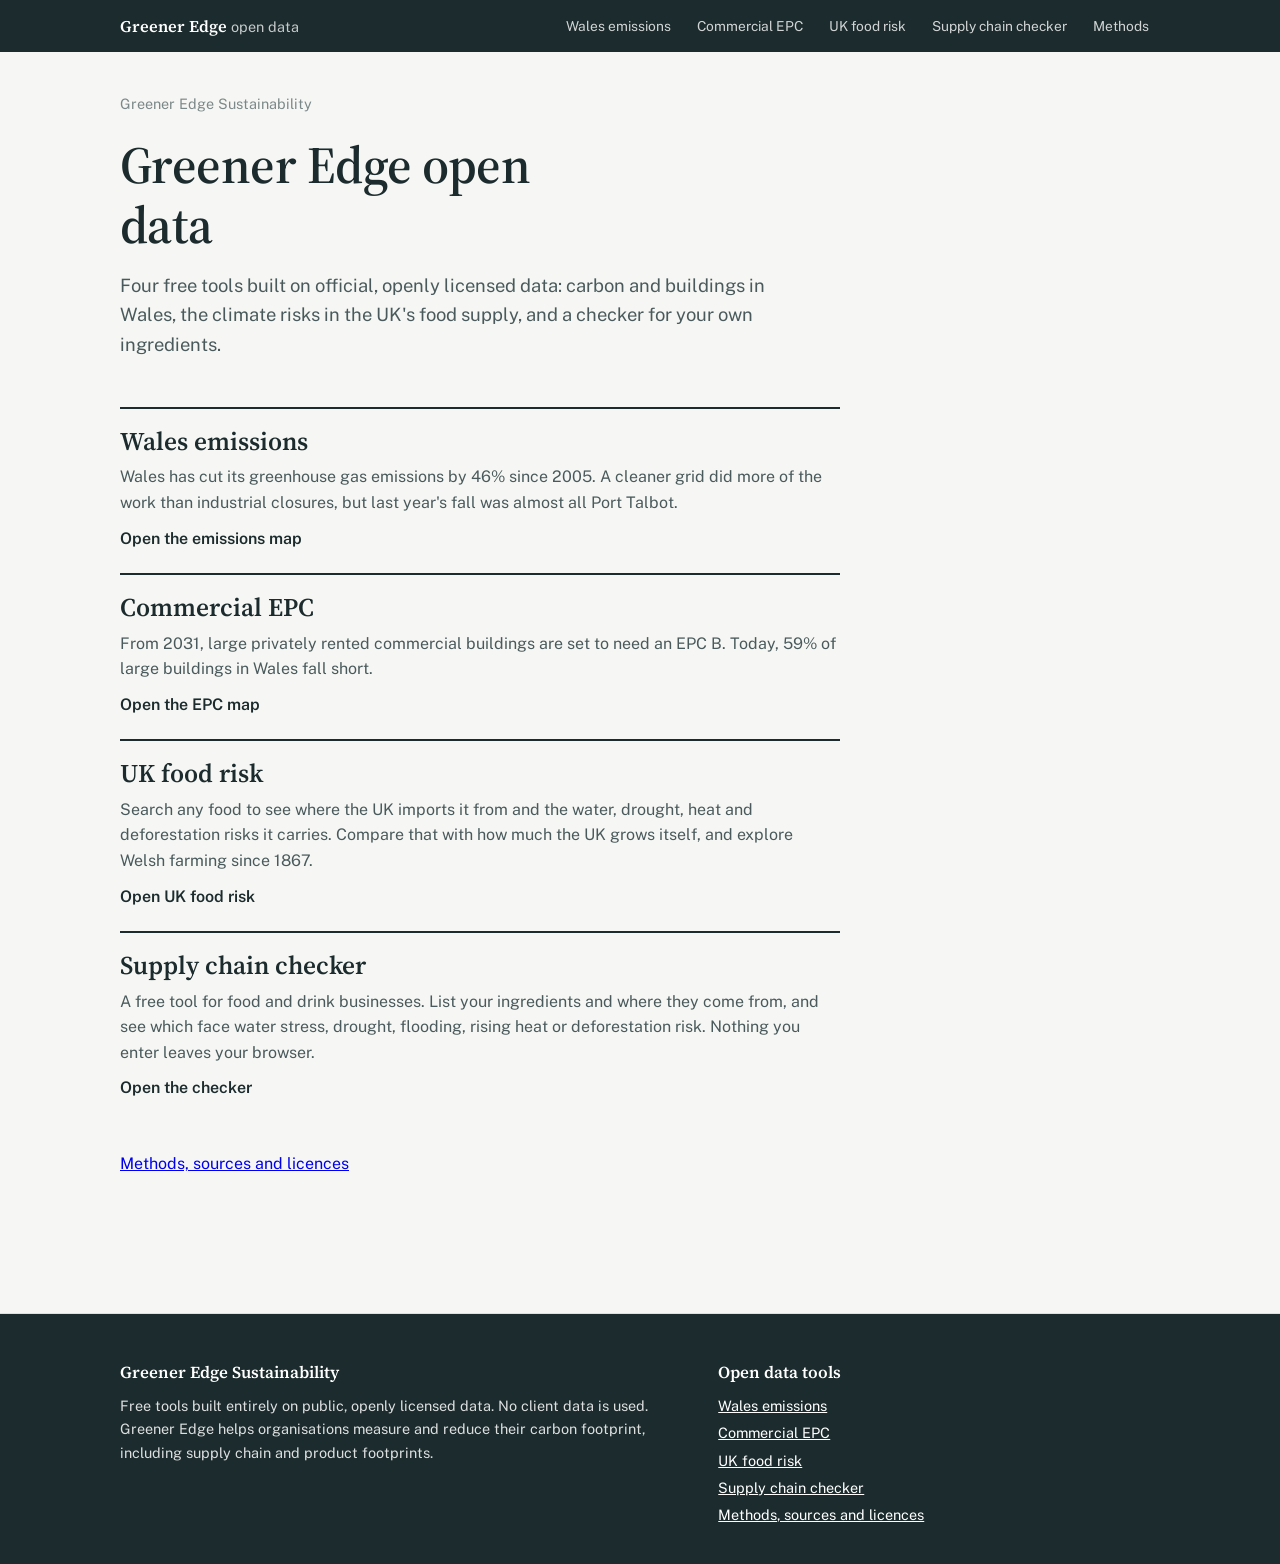
<file: index.html>
<!DOCTYPE html>
<html lang="en">
<head>
<meta charset="utf-8">
<meta name="viewport" content="width=device-width, initial-scale=1, viewport-fit=cover">
<title>Wales and the UK, in open data | Greener Edge</title>
<link rel="preconnect" href="https://fonts.googleapis.com">
<link href="https://fonts.googleapis.com/css2?family=Public+Sans:wght@400;500;600&family=Source+Serif+4:opsz,wght@8..60,500;8..60,600&display=swap" rel="stylesheet">
<link rel="stylesheet" href="shared/ge.css?v=20261111b">
<link rel="stylesheet" href="assets/css/landing.css?v=20261111b">
</head>
<body>
<div class="getop"><div class="getop-in"><a class="gebrand" href="">Greener Edge <span>open data</span></a>
<nav class="geswitch" aria-label="Greener Edge open data tools"><a href="emissions/">Wales emissions</a><a href="commercial-epc/">Commercial EPC</a><a href="uk-food-imports/">UK food risk</a><a href="supply-chain-checker/">Supply chain checker</a><a href="methods/">Methods</a></nav></div></div>
<main>
<p class="byline">Greener Edge Sustainability</p>
<h1>Greener Edge open data</h1>
<p class="lede">Four free tools built on official, openly licensed data: carbon and buildings in Wales, the climate risks in the UK's food supply, and a checker for your own ingredients.</p>
<section style="margin-top:48px">
<a class="item" href="emissions/">
<h2>Wales emissions</h2>
<p>Wales has cut its greenhouse gas emissions by 46% since 2005. A cleaner grid did more of the work than industrial closures, but last year's fall was almost all Port Talbot.</p>
<span class="go">Open the emissions map</span>
</a>
<a class="item" href="commercial-epc/">
<h2>Commercial EPC</h2>
<p>From 2031, large privately rented commercial buildings are set to need an EPC B. Today, 59% of large buildings in Wales fall short.</p>
<span class="go">Open the EPC map</span>
</a>
<a class="item" href="uk-food-imports/">
<h2>UK food risk</h2>
<p>Search any food to see where the UK imports it from and the water, drought, heat and deforestation risks it carries. Compare that with how much the UK grows itself, and explore Welsh farming since 1867.</p>
<span class="go">Open UK food risk</span>
</a>
<a class="item" href="supply-chain-checker/">
<h2>Supply chain checker</h2>
<p>A free tool for food and drink businesses. List your ingredients and where they come from, and see which face water stress, drought, flooding, rising heat or deforestation risk. Nothing you enter leaves your browser.</p>
<span class="go">Open the checker</span>
</a>
</section>
<p style="margin-top:28px"><a href="methods/">Methods, sources and licences</a></p>
</main>
<footer class="gefoot"><div class="gefoot-in">
<div><p class="gfb">Greener Edge Sustainability</p><p>Free tools built entirely on public, openly licensed data. No client data is used. Greener Edge helps organisations measure and reduce their carbon footprint, including supply chain and product footprints.</p></div>
<div><p class="gfb">Open data tools</p><ul><li><a href="emissions/">Wales emissions</a></li><li><a href="commercial-epc/">Commercial EPC</a></li><li><a href="uk-food-imports/">UK food risk</a></li><li><a href="supply-chain-checker/">Supply chain checker</a></li><li><a href="methods/">Methods, sources and licences</a></li></ul></div>
</div></footer>

</body></html>
</file>
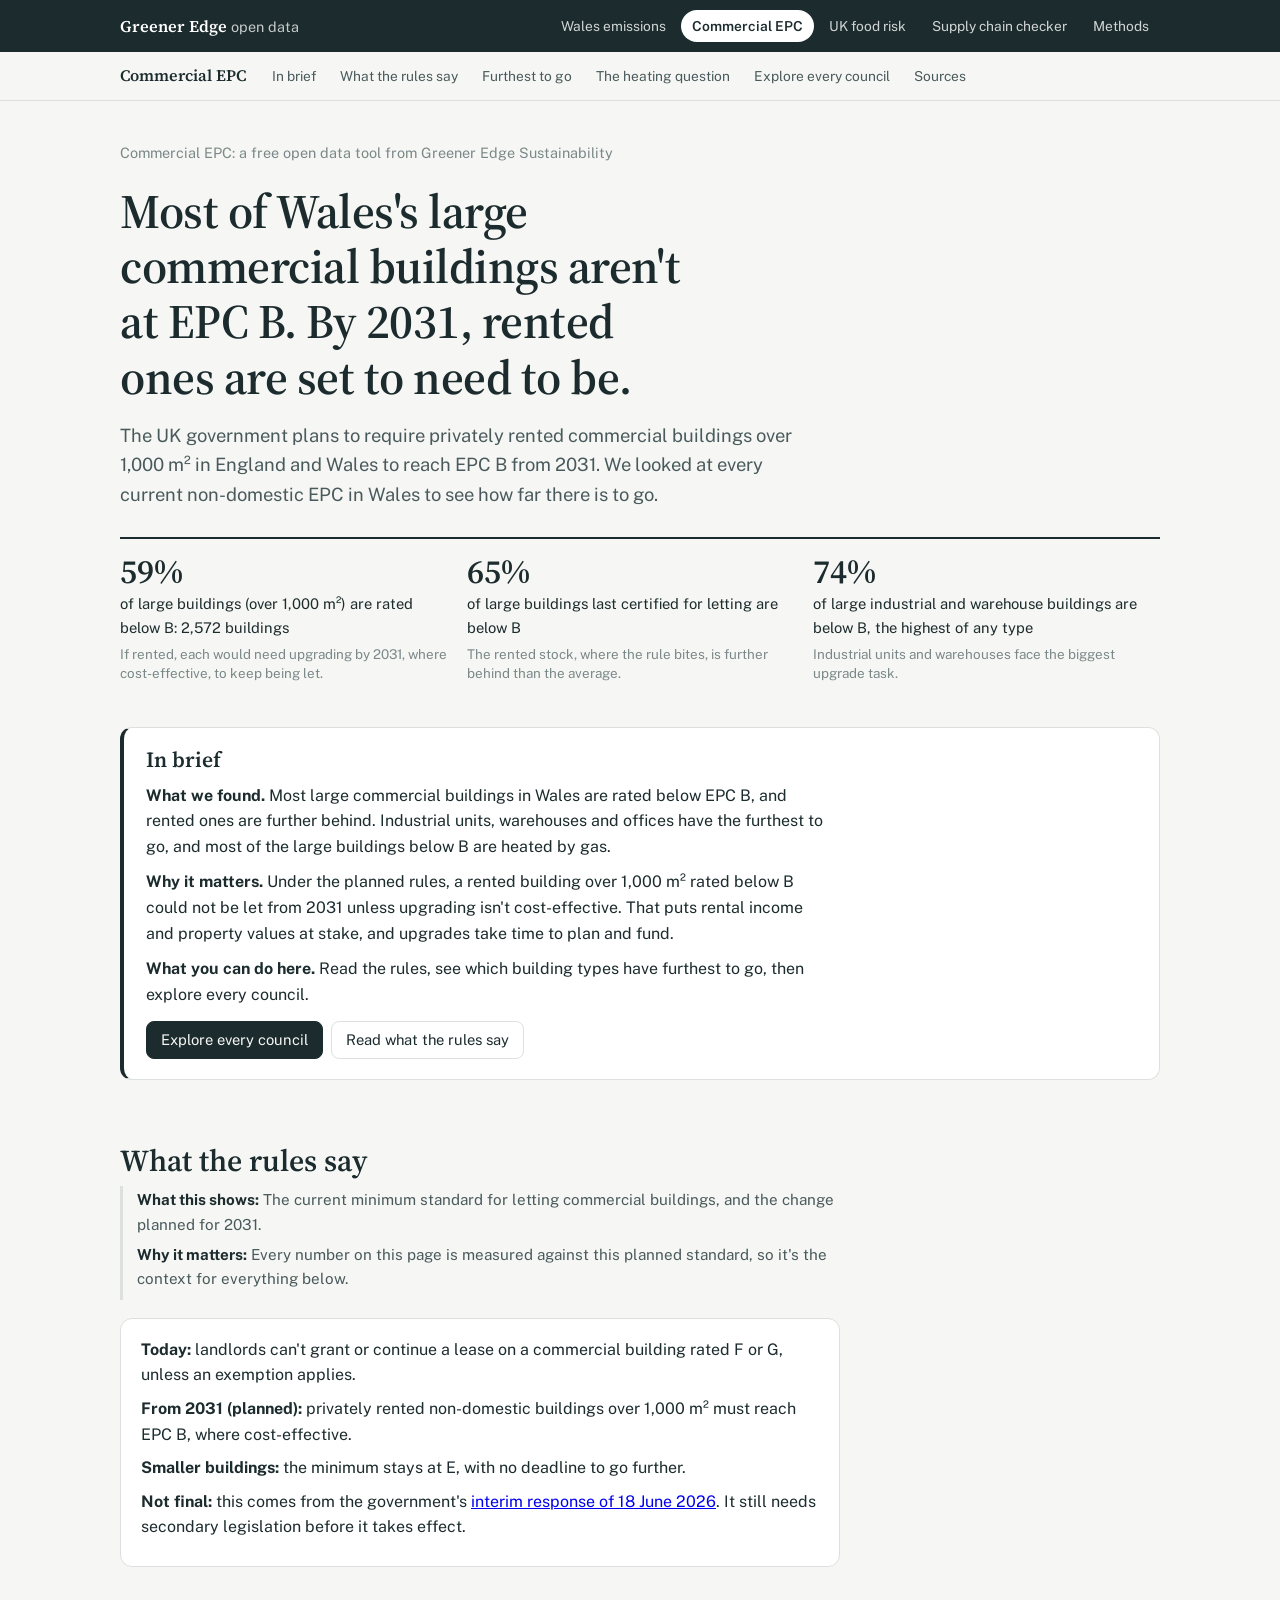
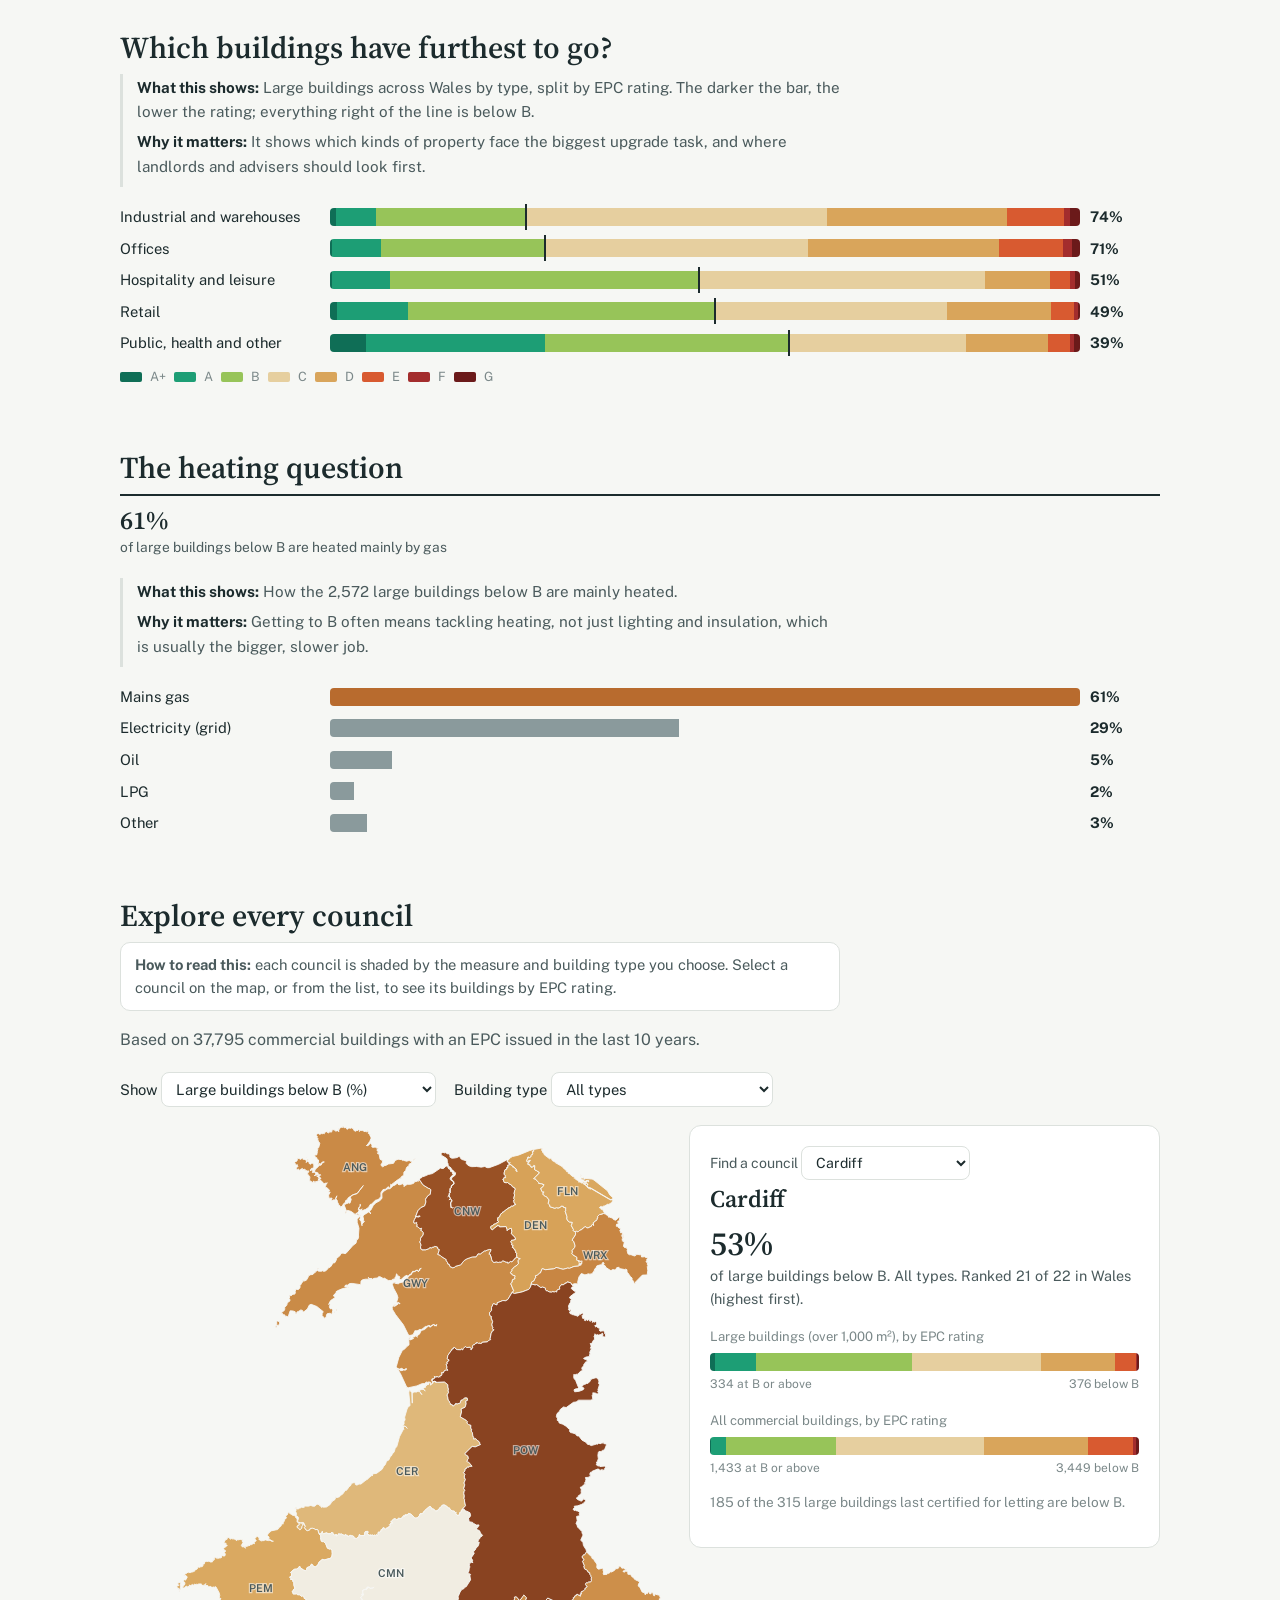
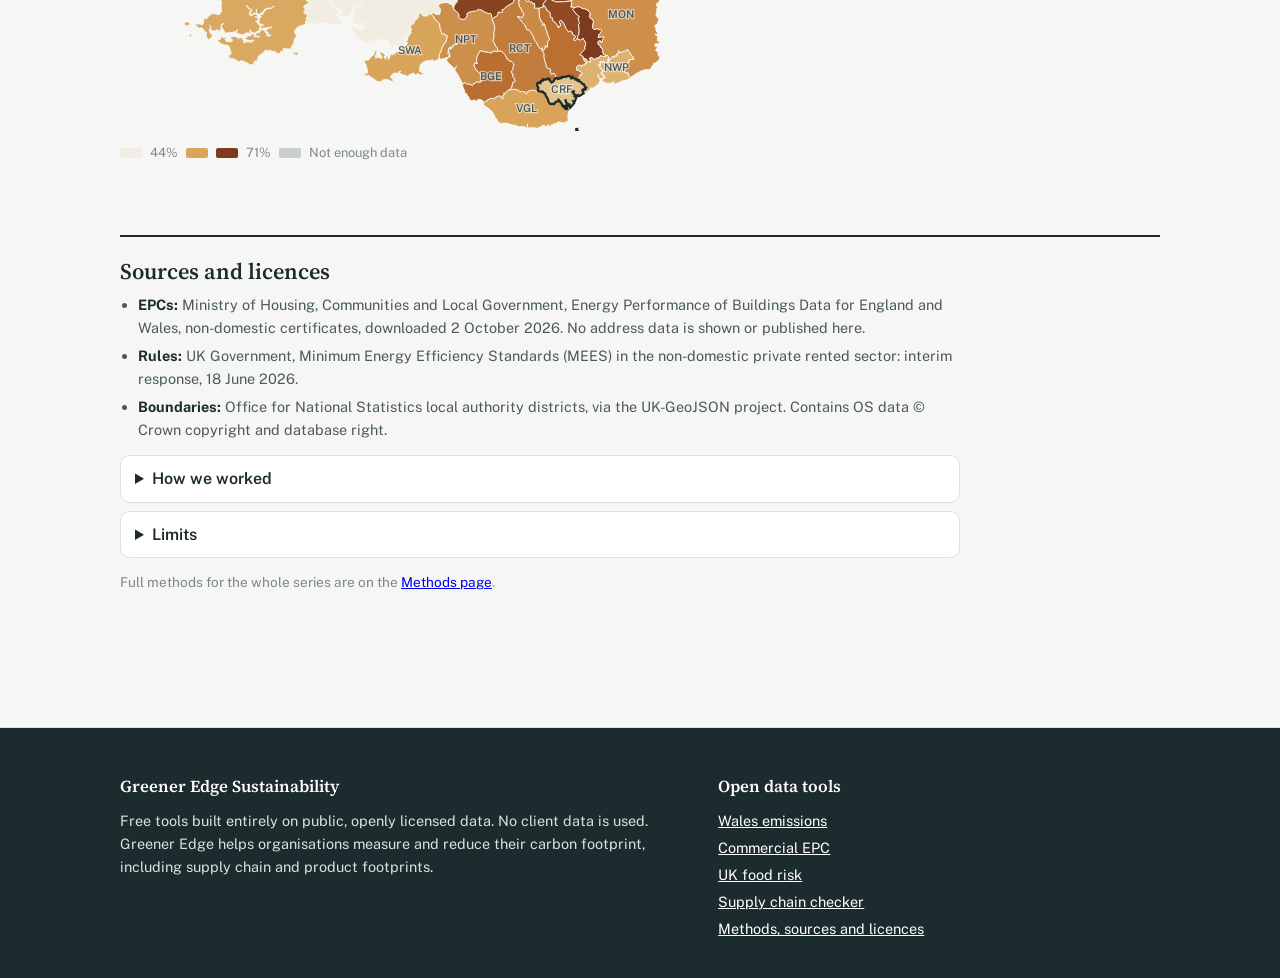
<file: commercial-epc/index.html>
<!DOCTYPE html>
<html lang="en">
<head>
<meta charset="utf-8">
<meta name="viewport" content="width=device-width, initial-scale=1, viewport-fit=cover">
<title>Commercial EPC: is Wales's commercial property ready for EPC B? | Greener Edge open data</title>
<link rel="preconnect" href="https://fonts.googleapis.com">
<link href="https://fonts.googleapis.com/css2?family=Public+Sans:wght@400;500;600&family=Source+Serif+4:opsz,wght@8..60,500;8..60,600&display=swap" rel="stylesheet">
<link rel="stylesheet" href="../shared/ge.css?v=20261111b">
<link rel="stylesheet" href="../assets/css/epc.css?v=20261111b">
<meta name="description" content="59% of large commercial buildings in Wales are below EPC B, the planned 2031 standard for rented buildings over 1,000 m². Explore every council and building type. A free open data tool from Greener Edge Sustainability.">
</head>
<body>
<div class="getop"><div class="getop-in"><a class="gebrand" href="../">Greener Edge <span>open data</span></a>
<nav class="geswitch" aria-label="Greener Edge open data tools"><a href="../emissions/">Wales emissions</a><a href="../commercial-epc/" aria-current="page">Commercial EPC</a><a href="../uk-food-imports/">UK food risk</a><a href="../supply-chain-checker/">Supply chain checker</a><a href="../methods/">Methods</a></nav></div></div>
<nav class="snav" id="snav" aria-label="On this page"><div class="snav-in"><span class="snav-t">Commercial EPC</span><span class="links">
<a href="#inbrief">In brief</a><a href="#s-ru">What the rules say</a><a href="#s-ty">Furthest to go</a><a href="#s-fu">The heating question</a><a href="#s-ex">Explore every council</a><a href="#sources">Sources</a></span></div></nav>
<main>
<header class="hero hero-solo">
<div class="hero-text">
<p class="byline">Commercial EPC: a free open data tool from Greener Edge Sustainability</p>
<h1>Most of Wales's large commercial buildings aren't at EPC B. By 2031, rented ones are set to need to be.</h1>
<p class="lede">The UK government plans to require privately rented commercial buildings over 1,000 m² in England and Wales to reach EPC B from 2031. We looked at every current non-domestic EPC in Wales to see how far there is to go.</p>
<div class="hnums">
<div><b>59%</b><span>of large buildings (over 1,000 m²) are rated below B: 2,572 buildings</span><small>If rented, each would need upgrading by 2031, where cost-effective, to keep being let.</small></div>
<div><b>65%</b><span>of large buildings last certified for letting are below B</span><small>The rented stock, where the rule bites, is further behind than the average.</small></div>
<div><b>74%</b><span>of large industrial and warehouse buildings are below B, the highest of any type</span><small>Industrial units and warehouses face the biggest upgrade task.</small></div>
</div>
</div>
</header>
<section id="inbrief" class="inbrief solo" aria-labelledby="ibh">
<div class="ib">
<h2 id="ibh">In brief</h2>
<p><b>What we found.</b> Most large commercial buildings in Wales are rated below EPC B, and rented ones are further behind. Industrial units, warehouses and offices have the furthest to go, and most of the large buildings below B are heated by gas.</p>
<p><b>Why it matters.</b> Under the planned rules, a rented building over 1,000 m² rated below B could not be let from 2031 unless upgrading isn't cost-effective. That puts rental income and property values at stake, and upgrades take time to plan and fund.</p>
<p><b>What you can do here.</b> Read the rules, see which building types have furthest to go, then explore every council.</p>
<div class="start"><button class="gebtn primary" type="button" data-jump="s-ex">Explore every council</button><button class="gebtn" type="button" data-jump="s-ru">Read what the rules say</button></div>
</div>
</section>
<section id="s-ru" aria-labelledby="ru">
<h2 id="ru">What the rules say</h2><div class="cap"><p><b>What this shows:</b> The current minimum standard for letting commercial buildings, and the change planned for 2031.</p><p><b>Why it matters:</b> Every number on this page is measured against this planned standard, so it's the context for everything below.</p></div>
<div class="rule">
<p><b>Today:</b> landlords can't grant or continue a lease on a commercial building rated F or G, unless an exemption applies.</p>
<p><b>From 2031 (planned):</b> privately rented non-domestic buildings over 1,000 m² must reach EPC B, where cost-effective.</p>
<p><b>Smaller buildings:</b> the minimum stays at E, with no deadline to go further.</p>
<p><b>Not final:</b> this comes from the government's <a href="https://www.gov.uk/government/consultations/non-domestic-private-rented-sector-minimum-energy-efficiency-standards-epc-b-implementation/outcome/minimum-energy-efficiency-standards-mees-in-the-non-domestic-private-rented-sector-interim-response">interim response of 18 June 2026</a>. It still needs secondary legislation before it takes effect.</p>
</div>
</section>
<section id="s-ty" aria-labelledby="ty">
<h2 id="ty">Which buildings have furthest to go?</h2><div class="cap"><p><b>What this shows:</b> Large buildings across Wales by type, split by EPC rating. The darker the bar, the lower the rating; everything right of the line is below B.</p><p><b>Why it matters:</b> It shows which kinds of property face the biggest upgrade task, and where landlords and advisers should look first.</p></div>

<div id="types"></div>
</section>
<section id="s-fu" aria-labelledby="fu">
<h2 id="fu">The heating question</h2><div class="minifacts"><div><b>61%</b><span>of large buildings below B are heated mainly by gas</span></div></div><div class="cap"><p><b>What this shows:</b> How the 2,572 large buildings below B are mainly heated.</p><p><b>Why it matters:</b> Getting to B often means tackling heating, not just lighting and insulation, which is usually the bigger, slower job.</p></div>

<div id="fuel"></div>
</section>
<section id="s-ex" aria-labelledby="ex">
<h2 id="ex">Explore every council</h2>
<p class="howto"><b>How to read this:</b> each council is shaded by the measure and building type you choose. Select a council on the map, or from the list, to see its buildings by EPC rating.</p><p class="sub">Based on 37,795 commercial buildings with an EPC issued in the last 10 years.</p>
<div class="controls">
<label>Show <select id="measure">
<option value="bigPct">Large buildings below B (%)</option>
<option value="bigN">Large buildings below B (number)</option>
<option value="allPct">All buildings below B (%)</option>
<option value="fg">Buildings rated F or G (number)</option>
</select></label>
<label>Building type <select id="grp">
<option value="all">All types</option><option value="ret">Retail</option><option value="off">Offices</option><option value="hos">Hospitality and leisure</option><option value="ind">Industrial and warehouses</option><option value="oth">Public, health and other</option>
</select></label>
</div>
<div class="explore">
<div><div class="mapwrap"><svg class="map" id="map" role="group" aria-label="Map of Welsh councils"></svg><div class="tip" id="tip"></div></div>
<div class="legend" id="legend"></div></div>
<div class="panel" aria-live="polite">
<label class="find">Find a council <select id="pick"></select></label>
<h3 id="pname"></h3>
<p class="big" id="pval"></p>
<p class="meta" id="pmeta"></p>
<p class="label">Large buildings (over 1,000 m²), by EPC rating</p>
<div class="bands" id="bBig"></div><div class="bandkey" id="kBig"></div>
<p class="label">All commercial buildings, by EPC rating</p>
<div class="bands" id="bAll"></div><div class="bandkey" id="kAll"></div>
<p class="note" id="pnote" style="margin-top:14px"></p>
</div>
</div>
</section>
<section id="sources" class="sources" aria-labelledby="srch">
<h2 id="srch">Sources and licences</h2>
<ul class="srclist">
<li><b>EPCs:</b> Ministry of Housing, Communities and Local Government, Energy Performance of Buildings Data for England and Wales, non-domestic certificates, downloaded 2 October 2026. No address data is shown or published here.</li>
<li><b>Rules:</b> UK Government, Minimum Energy Efficiency Standards (MEES) in the non-domestic private rented sector: interim response, 18 June 2026.</li>
<li><b>Boundaries:</b> Office for National Statistics local authority districts, via the UK-GeoJSON project. Contains OS data © Crown copyright and database right.</li>
</ul>
<details class="srcd"><summary>How we worked</summary>
<p>We kept the most recent certificate for each building, matched on property reference (UPRN) where available, otherwise on address, and counted certificates lodged in the 10 years before download as current. "Large" means a floor area over 1,000 m². "Last certified for letting" means the latest certificate was issued because the property was being let. Building types are our grouping of the register's property categories.</p>
</details>
<details class="srcd"><summary>Limits</summary>
<p>The register only holds buildings that have needed an EPC, so it isn't every building in Wales. The data can't tell us which buildings are rented today, so the 2031 figures show buildings that would be in scope if rented. Certificates may be out of date where work has been done since. The 2031 standard is planned, not yet law. Figures for councils with few buildings of a type are shown as not enough data.</p>
</details>
<p class="note">Full methods for the whole series are on the <a href="../methods/">Methods page</a>.</p>
</section>
</main>
<footer class="gefoot"><div class="gefoot-in">
<div><p class="gfb">Greener Edge Sustainability</p><p>Free tools built entirely on public, openly licensed data. No client data is used. Greener Edge helps organisations measure and reduce their carbon footprint, including supply chain and product footprints.</p></div>
<div><p class="gfb">Open data tools</p><ul><li><a href="../emissions/">Wales emissions</a></li><li><a href="../commercial-epc/">Commercial EPC</a></li><li><a href="../uk-food-imports/">UK food risk</a></li><li><a href="../supply-chain-checker/">Supply chain checker</a></li><li><a href="../methods/">Methods, sources and licences</a></li></ul></div>
</div></footer>
<script src="../shared/ge.js?v=20261111b"></script>
<script src="../shared/wales-map.js?v=20261111b"></script>
<script src="../assets/js/load.js?v=20261111b"></script>
<script>runPage({E:"../data/epc.json?v=20261111b",G:"../data/wales-boundaries.json?v=20261111b"},"../assets/js/epc.js?v=20261111b")</script>
<script>document.querySelectorAll("[data-jump]").forEach(b=>b.addEventListener("click",()=>GE.jump(b.dataset.jump)))</script>
</body>
</html>
</file>
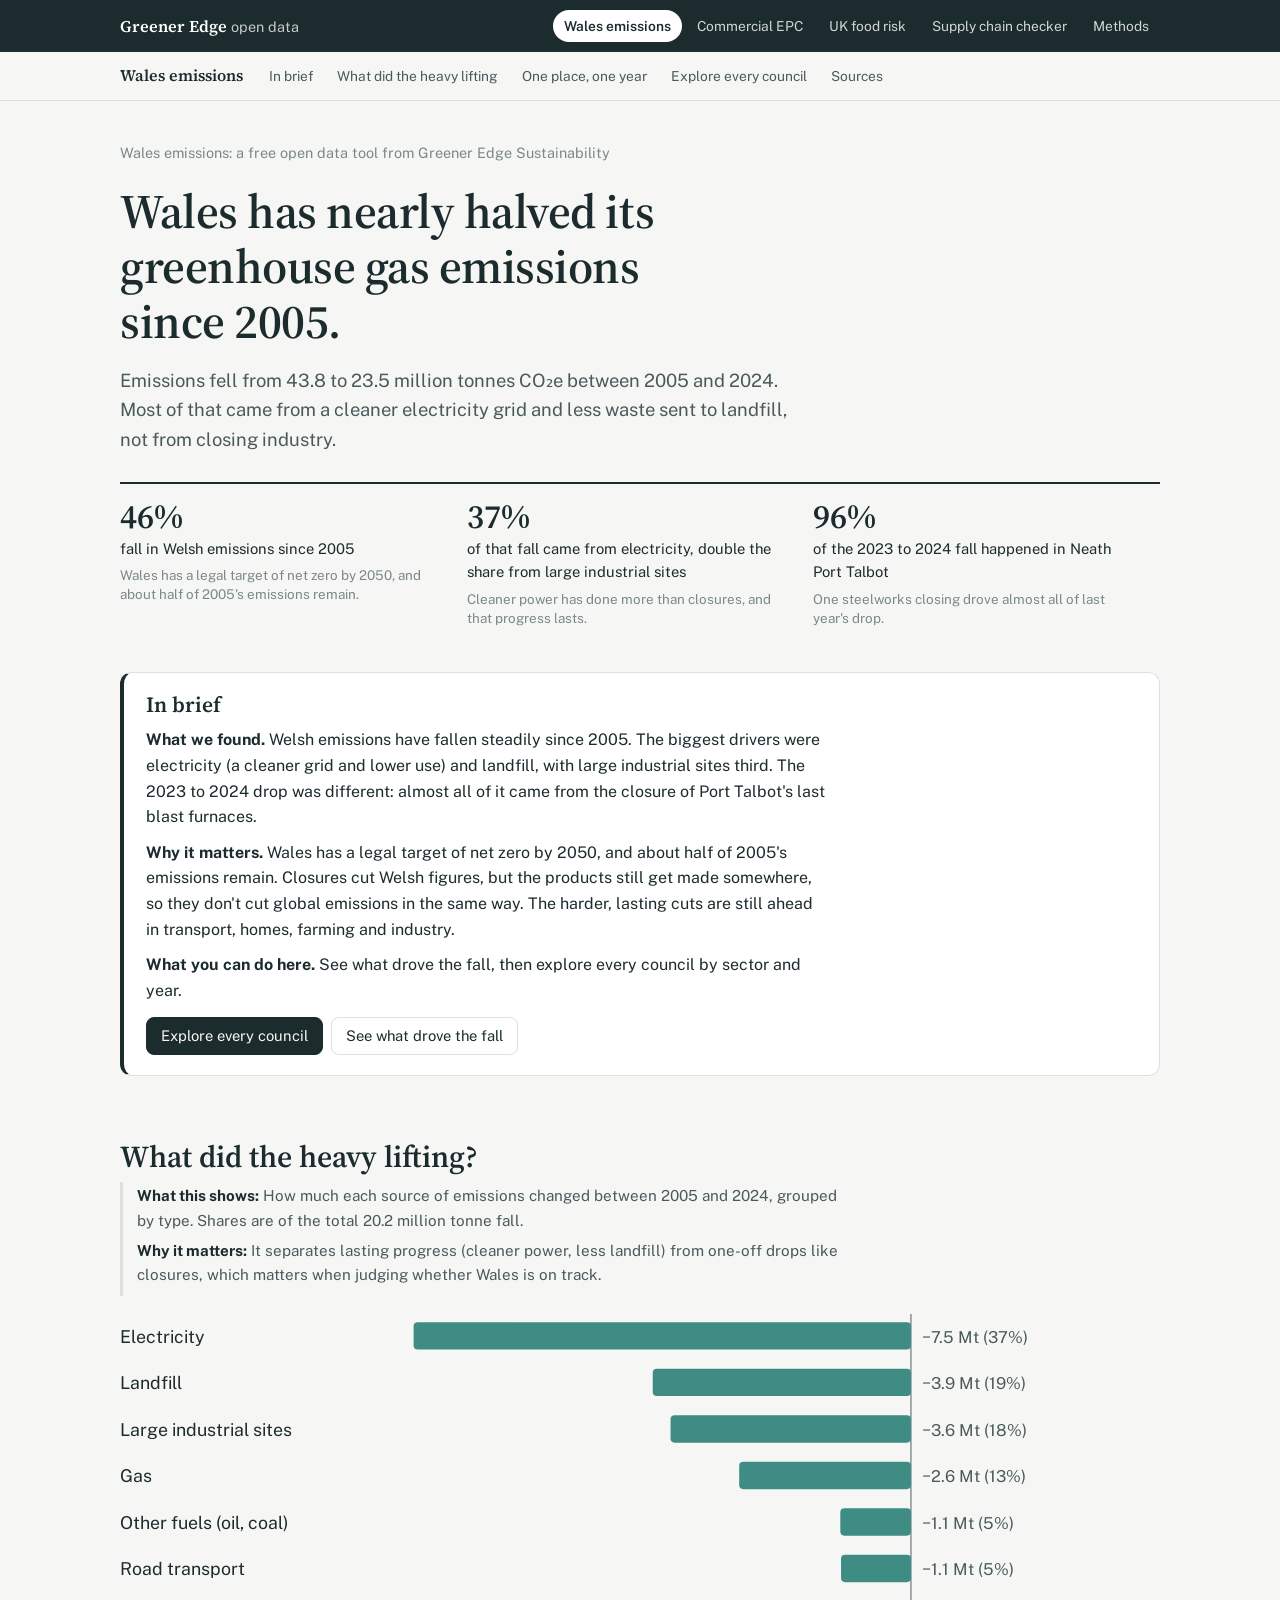
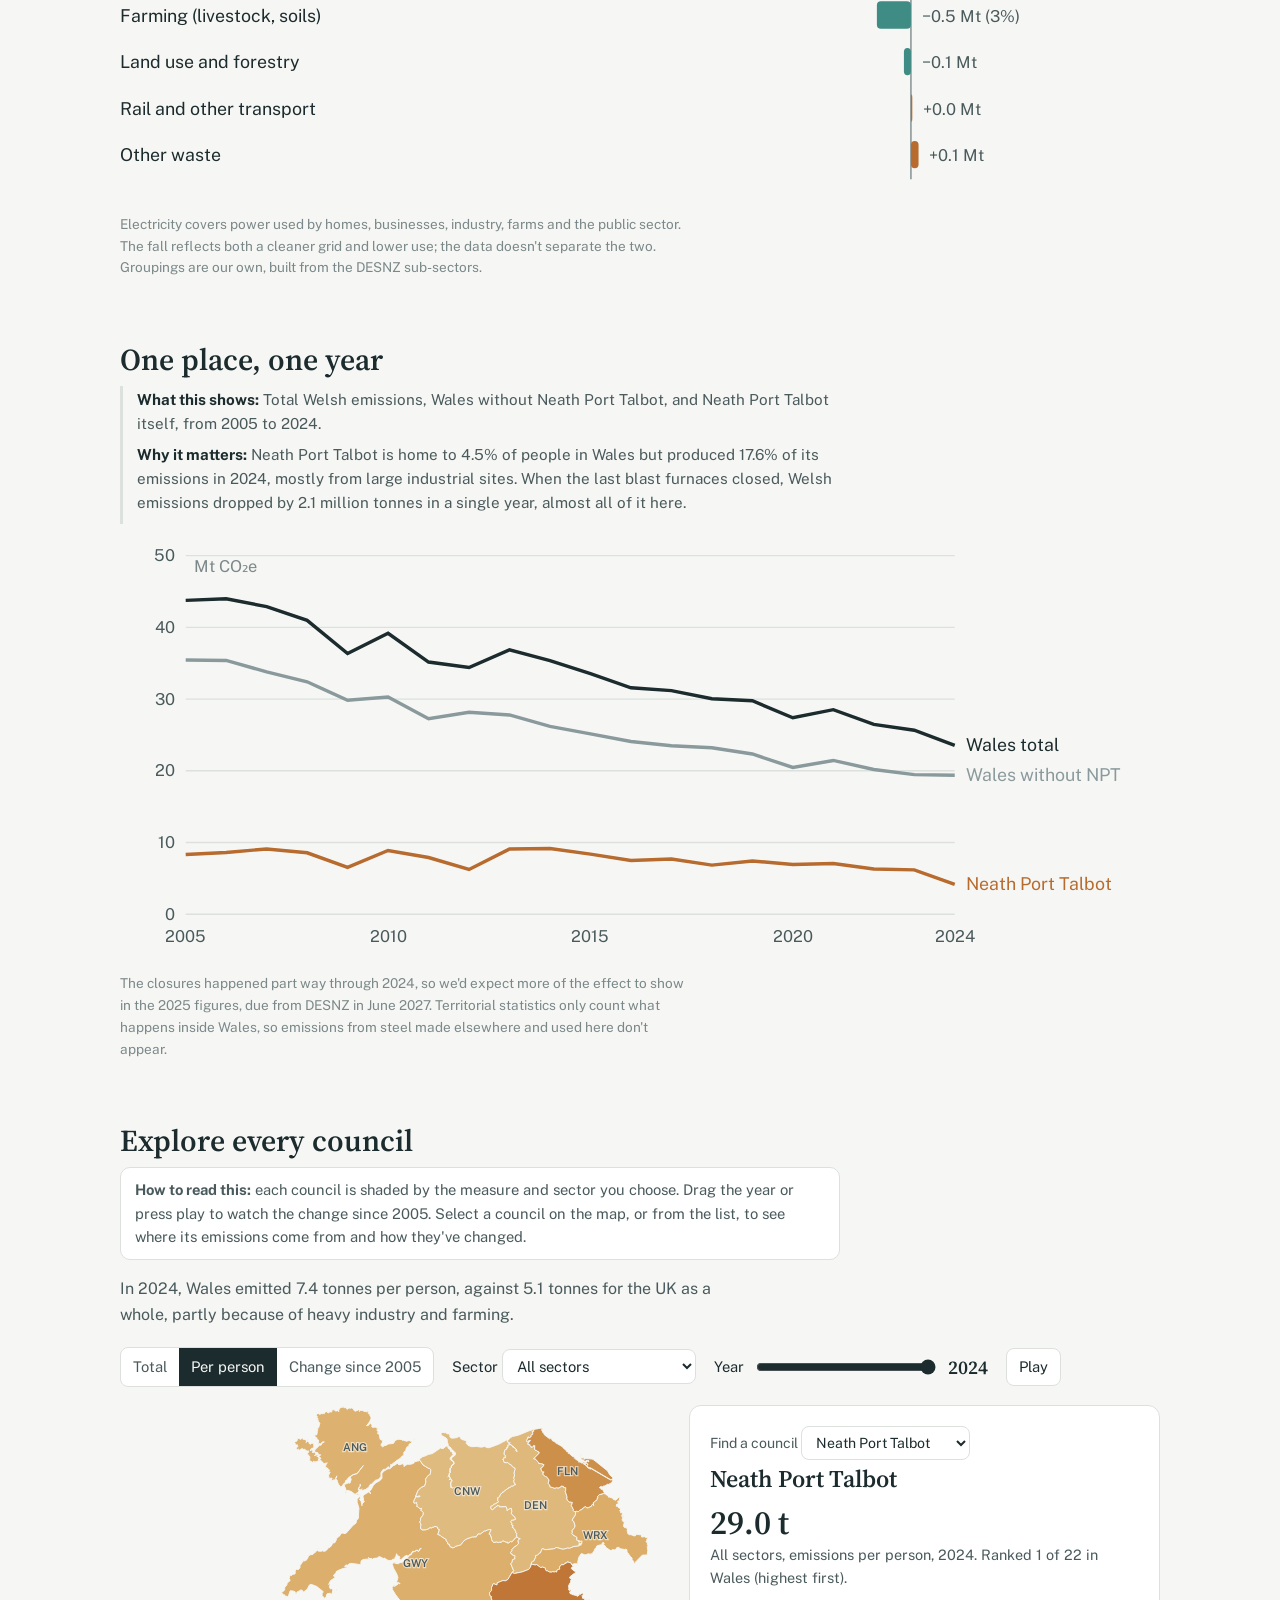
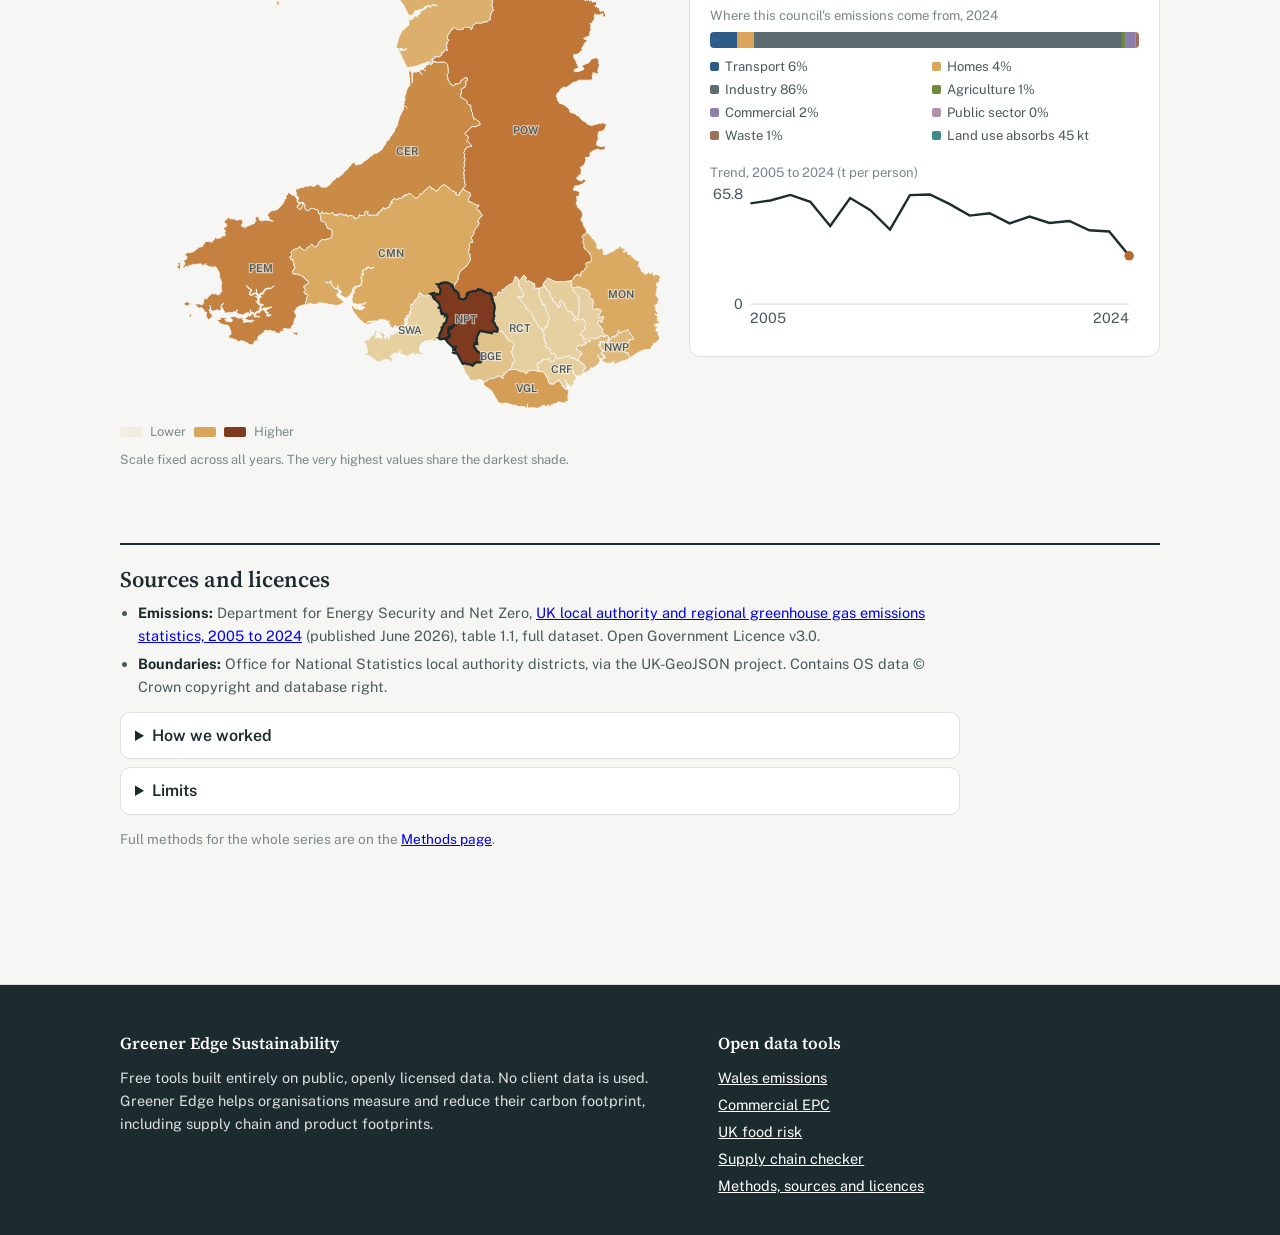
<file: emissions/index.html>
<!DOCTYPE html>
<html lang="en">
<head>
<meta charset="utf-8">
<meta name="viewport" content="width=device-width, initial-scale=1, viewport-fit=cover">
<title>Wales emissions: where did they go? | Greener Edge open data</title>
<link rel="preconnect" href="https://fonts.googleapis.com">
<link href="https://fonts.googleapis.com/css2?family=Public+Sans:wght@400;500;600&family=Source+Serif+4:opsz,wght@8..60,500;8..60,600&display=swap" rel="stylesheet">
<link rel="stylesheet" href="../shared/ge.css?v=20261111b">
<link rel="stylesheet" href="../assets/css/emissions.css?v=20261111b">
<meta name="description" content="Wales has nearly halved its greenhouse gas emissions since 2005. Explore every council, sector and year, and see what did the heavy lifting. A free open data tool from Greener Edge Sustainability.">
</head>
<body>
<div class="getop"><div class="getop-in"><a class="gebrand" href="../">Greener Edge <span>open data</span></a>
<nav class="geswitch" aria-label="Greener Edge open data tools"><a href="../emissions/" aria-current="page">Wales emissions</a><a href="../commercial-epc/">Commercial EPC</a><a href="../uk-food-imports/">UK food risk</a><a href="../supply-chain-checker/">Supply chain checker</a><a href="../methods/">Methods</a></nav></div></div>
<nav class="snav" id="snav" aria-label="On this page"><div class="snav-in"><span class="snav-t">Wales emissions</span><span class="links">
<a href="#inbrief">In brief</a><a href="#s-dr">What did the heavy lifting</a><a href="#s-np">One place, one year</a><a href="#s-ex">Explore every council</a><a href="#sources">Sources</a></span></div></nav>
<main>
<header class="hero hero-solo">
<div class="hero-text">
<p class="byline">Wales emissions: a free open data tool from Greener Edge Sustainability</p>
<h1>Wales has nearly halved its greenhouse gas emissions since 2005.</h1>
<p class="lede">Emissions fell from 43.8 to 23.5 million tonnes CO₂e between 2005 and 2024. Most of that came from a cleaner electricity grid and less waste sent to landfill, not from closing industry.</p>
<div class="hnums">
<div><b>46%</b><span>fall in Welsh emissions since 2005</span><small>Wales has a legal target of net zero by 2050, and about half of 2005's emissions remain.</small></div>
<div><b>37%</b><span>of that fall came from electricity, double the share from large industrial sites</span><small>Cleaner power has done more than closures, and that progress lasts.</small></div>
<div><b>96%</b><span>of the 2023 to 2024 fall happened in Neath Port Talbot</span><small>One steelworks closing drove almost all of last year's drop.</small></div>
</div>
</div>
</header>
<section id="inbrief" class="inbrief solo" aria-labelledby="ibh">
<div class="ib">
<h2 id="ibh">In brief</h2>
<p><b>What we found.</b> Welsh emissions have fallen steadily since 2005. The biggest drivers were electricity (a cleaner grid and lower use) and landfill, with large industrial sites third. The 2023 to 2024 drop was different: almost all of it came from the closure of Port Talbot's last blast furnaces.</p>
<p><b>Why it matters.</b> Wales has a legal target of net zero by 2050, and about half of 2005's emissions remain. Closures cut Welsh figures, but the products still get made somewhere, so they don't cut global emissions in the same way. The harder, lasting cuts are still ahead in transport, homes, farming and industry.</p>
<p><b>What you can do here.</b> See what drove the fall, then explore every council by sector and year.</p>
<div class="start"><button class="gebtn primary" type="button" data-jump="s-ex">Explore every council</button><button class="gebtn" type="button" data-jump="s-dr">See what drove the fall</button></div>
</div>
</section>
<section id="s-dr" aria-labelledby="dr">
<h2 id="dr">What did the heavy lifting?</h2><div class="cap"><p><b>What this shows:</b> How much each source of emissions changed between 2005 and 2024, grouped by type. Shares are of the total 20.2 million tonne fall.</p><p><b>Why it matters:</b> It separates lasting progress (cleaner power, less landfill) from one-off drops like closures, which matters when judging whether Wales is on track.</p></div>

<div class="drv"><svg id="drv" viewBox="0 0 760 360" width="100%" role="img" aria-label="Bar chart of drivers of change"></svg></div>
<p class="note">Electricity covers power used by homes, businesses, industry, farms and the public sector. The fall reflects both a cleaner grid and lower use; the data doesn't separate the two. Groupings are our own, built from the DESNZ sub-sectors.</p>
</section>
<section id="s-np" aria-labelledby="np">
<h2 id="np">One place, one year</h2><div class="cap"><p><b>What this shows:</b> Total Welsh emissions, Wales without Neath Port Talbot, and Neath Port Talbot itself, from 2005 to 2024.</p><p><b>Why it matters:</b> Neath Port Talbot is home to 4.5% of people in Wales but produced 17.6% of its emissions in 2024, mostly from large industrial sites. When the last blast furnaces closed, Welsh emissions dropped by 2.1 million tonnes in a single year, almost all of it here.</p></div>

<svg id="npt" viewBox="0 0 760 300" width="100%" role="img" aria-label="Line chart of Wales and Neath Port Talbot emissions"></svg>
<p class="note">The closures happened part way through 2024, so we'd expect more of the effect to show in the 2025 figures, due from DESNZ in June 2027. Territorial statistics only count what happens inside Wales, so emissions from steel made elsewhere and used here don't appear.</p>
</section>
<section id="s-ex" aria-labelledby="ex">
<h2 id="ex">Explore every council</h2>
<p class="howto"><b>How to read this:</b> each council is shaded by the measure and sector you choose. Drag the year or press play to watch the change since 2005. Select a council on the map, or from the list, to see where its emissions come from and how they've changed.</p><p class="sub">In 2024, Wales emitted 7.4 tonnes per person, against 5.1 tonnes for the UK as a whole, partly because of heavy industry and farming.</p>
<div class="controls">
<div class="seg" role="group" aria-label="Measure">
<button data-m="tot" aria-pressed="false">Total</button><button data-m="pc" aria-pressed="true">Per person</button><button data-m="chg" aria-pressed="false">Change since 2005</button>
</div>
<label>Sector <select id="sector">
<option value="all">All sectors</option><option value="tra">Transport</option><option value="dom">Homes</option><option value="ind">Industry</option><option value="agr">Agriculture</option><option value="com">Commercial</option><option value="pub">Public sector</option><option value="was">Waste</option><option value="lul">Land use and forestry</option>
</select></label>
<span class="yr"><label for="year">Year</label><input type="range" id="year" min="0" max="19" step="1" value="19"><output id="yrout">2024</output></span>
<button class="play" id="play" aria-label="Play years">Play</button>
</div>
<div class="explore">
<div><div class="mapwrap"><svg class="map" id="map" role="group" aria-label="Map of Welsh councils"></svg><div class="tip" id="tip"></div></div>
<div class="legend" id="legend"></div><p class="note" id="agrilink" style="display:none;margin-top:10px">Why is farming so high in rural councils? <a href="../uk-food-imports/#wales">See what Wales grows</a>.</p></div>
<div class="panel" aria-live="polite">
<label class="find">Find a council <select id="pick"></select></label>
<h3 id="pname"></h3>
<p class="big" id="pval"></p>
<p class="meta" id="pmeta"></p>
<p class="label">Where this council's emissions come from, <span id="pyr"></span></p>
<div class="stack" id="pstack"></div>
<div class="keys" id="pkeys"></div>
<p class="label" id="ptrendl">Trend, 2005 to 2024</p>
<svg id="ptrend" viewBox="0 0 360 120" width="100%" role="img" aria-label="Trend chart"></svg>
</div>
</div>
</section>
<section id="sources" class="sources" aria-labelledby="srch">
<h2 id="srch">Sources and licences</h2>
<ul class="srclist">
<li><b>Emissions:</b> Department for Energy Security and Net Zero, <a href="https://www.gov.uk/government/statistics/uk-local-authority-and-regional-greenhouse-gas-emissions-statistics-2005-to-2024">UK local authority and regional greenhouse gas emissions statistics, 2005 to 2024</a> (published June 2026), table 1.1, full dataset. Open Government Licence v3.0.</li>
<li><b>Boundaries:</b> Office for National Statistics local authority districts, via the UK-GeoJSON project. Contains OS data © Crown copyright and database right.</li>
</ul>
<details class="srcd"><summary>How we worked</summary>
<p>Per person figures divide emissions by mid-year population. Driver groupings and the Neath Port Talbot shares are Greener Edge calculations from the published DESNZ sub-sectors. We checked our Wales totals against the DESNZ statistical release.</p>
</details>
<details class="srcd"><summary>Limits</summary>
<p>These are territorial emissions of CO₂, methane and nitrous oxide. Aviation, shipping, military transport and fluorinated gases are excluded. Electricity and fuel supply emissions are assigned to where the energy is used, and the electricity fall combines a cleaner grid with lower use. Land use and forestry can be negative, where land absorbs more carbon than it releases.</p>
<p>The Port Talbot closures happened part way through 2024, so we'd expect more of the effect in the 2025 figures. DESNZ advises that local figures be interpreted with care, as councils have limited influence over some sources.</p>
</details>
<p class="note">Full methods for the whole series are on the <a href="../methods/">Methods page</a>.</p>
</section>
</main>
<footer class="gefoot"><div class="gefoot-in">
<div><p class="gfb">Greener Edge Sustainability</p><p>Free tools built entirely on public, openly licensed data. No client data is used. Greener Edge helps organisations measure and reduce their carbon footprint, including supply chain and product footprints.</p></div>
<div><p class="gfb">Open data tools</p><ul><li><a href="../emissions/">Wales emissions</a></li><li><a href="../commercial-epc/">Commercial EPC</a></li><li><a href="../uk-food-imports/">UK food risk</a></li><li><a href="../supply-chain-checker/">Supply chain checker</a></li><li><a href="../methods/">Methods, sources and licences</a></li></ul></div>
</div></footer>
<script src="../shared/ge.js?v=20261111b"></script>
<script src="../shared/wales-map.js?v=20261111b"></script>
<script src="../assets/js/load.js?v=20261111b"></script>
<script>runPage({D:"../data/emissions.json?v=20261111b",G:"../data/wales-boundaries.json?v=20261111b"},"../assets/js/emissions.js?v=20261111b")</script>
<script>document.querySelectorAll("[data-jump]").forEach(b=>b.addEventListener("click",()=>GE.jump(b.dataset.jump)))</script>
</body>
</html>
</file>
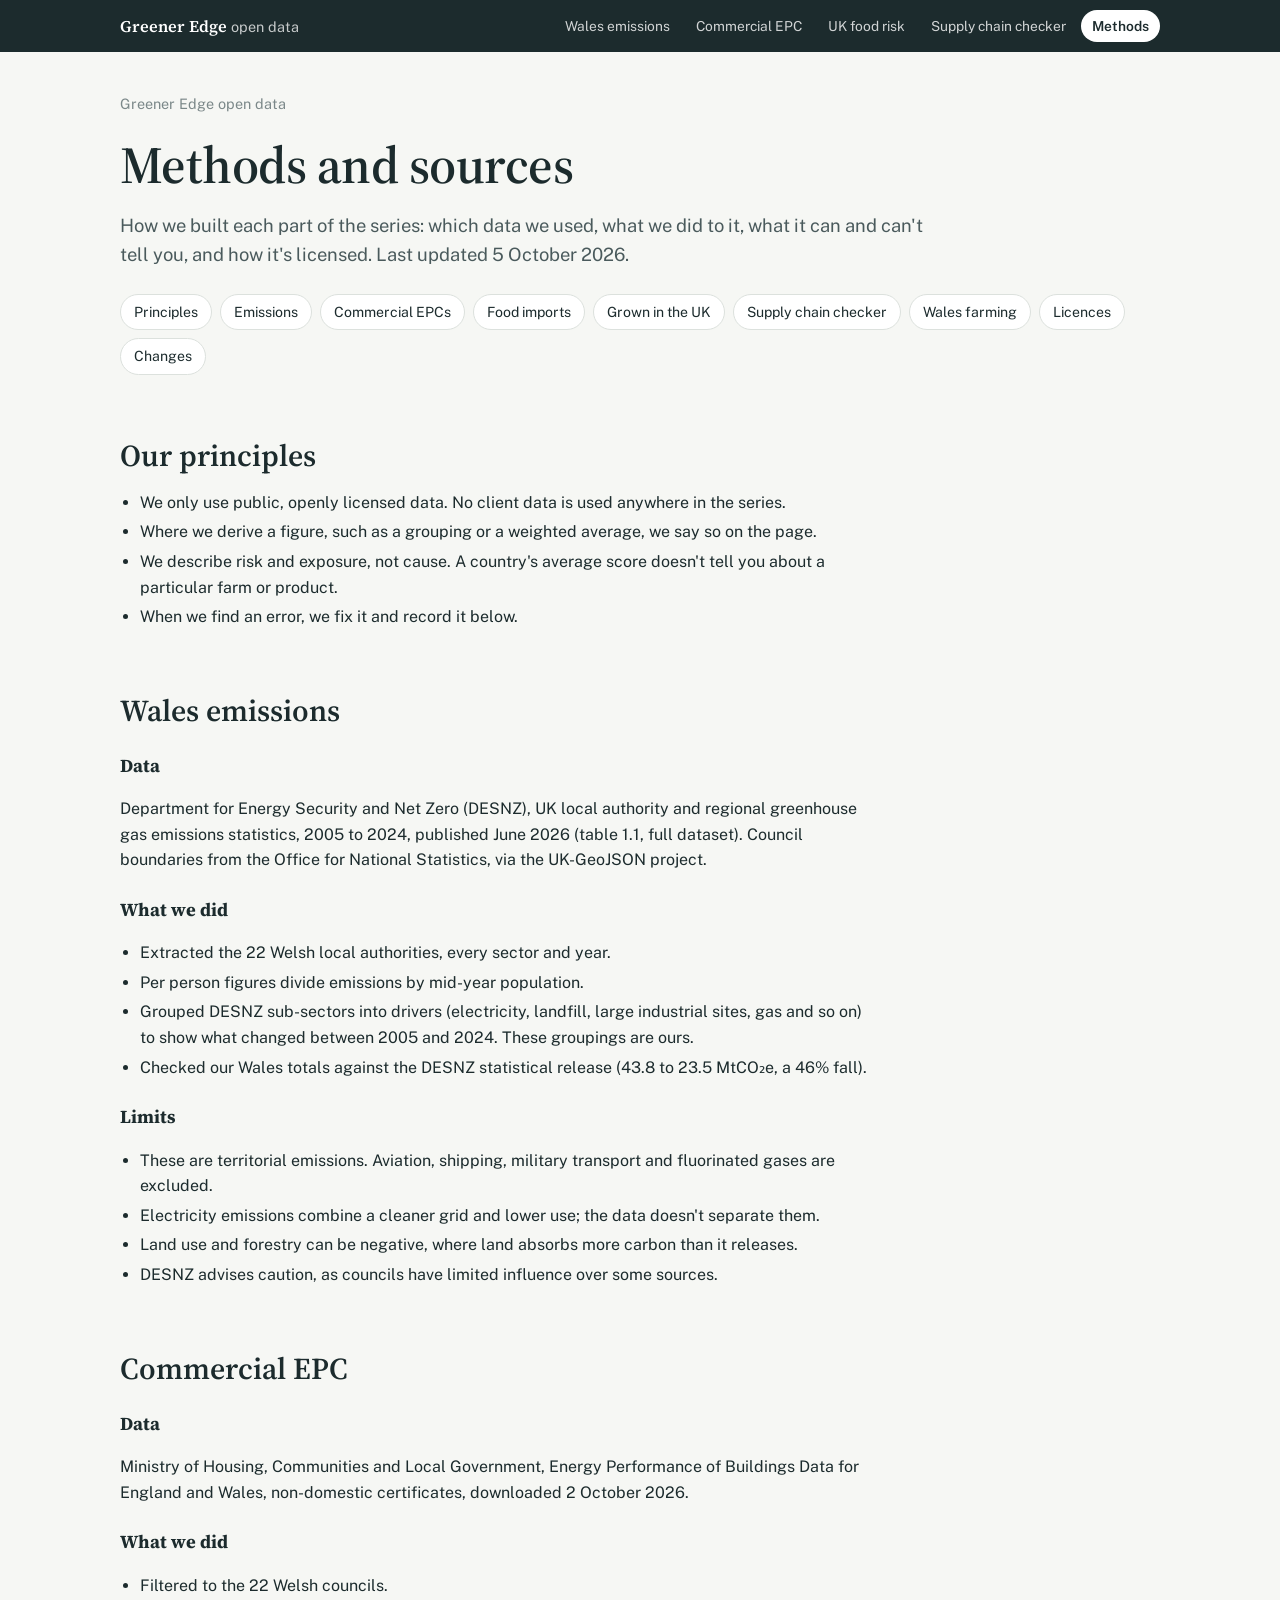
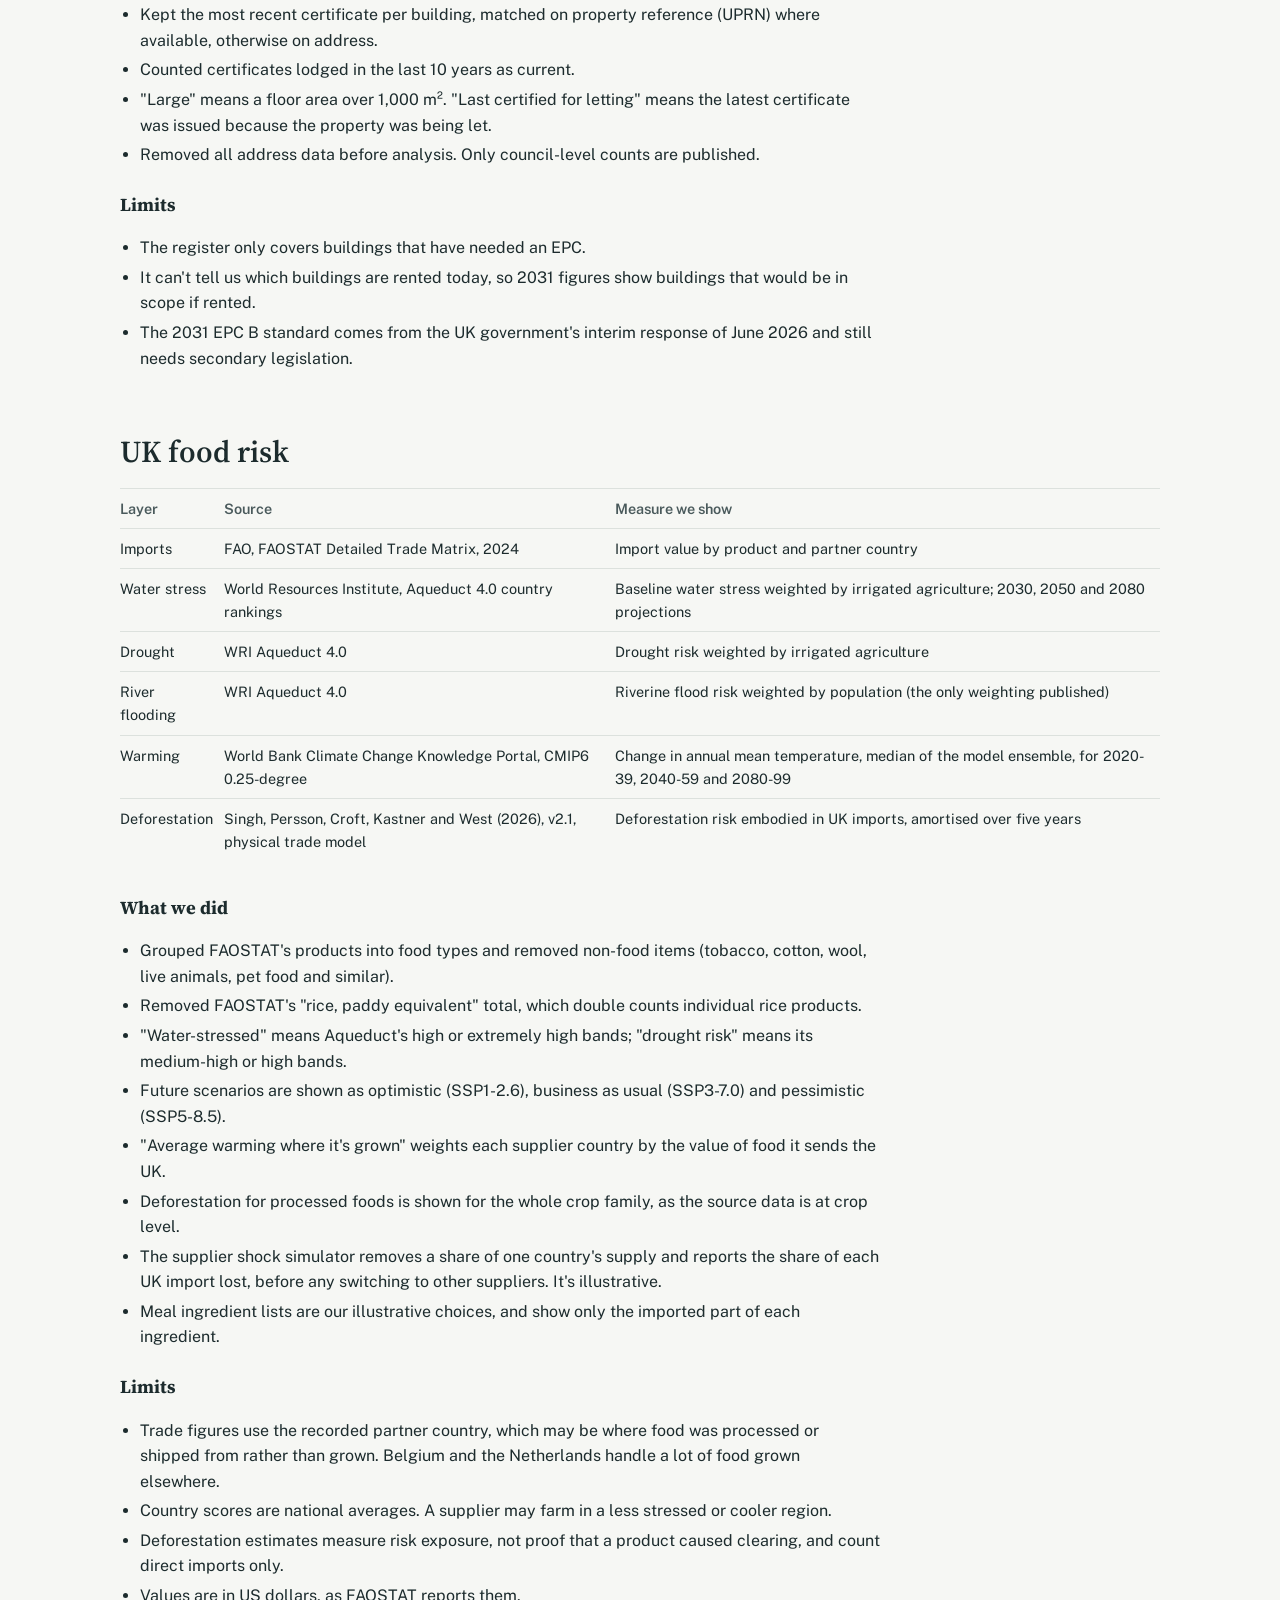
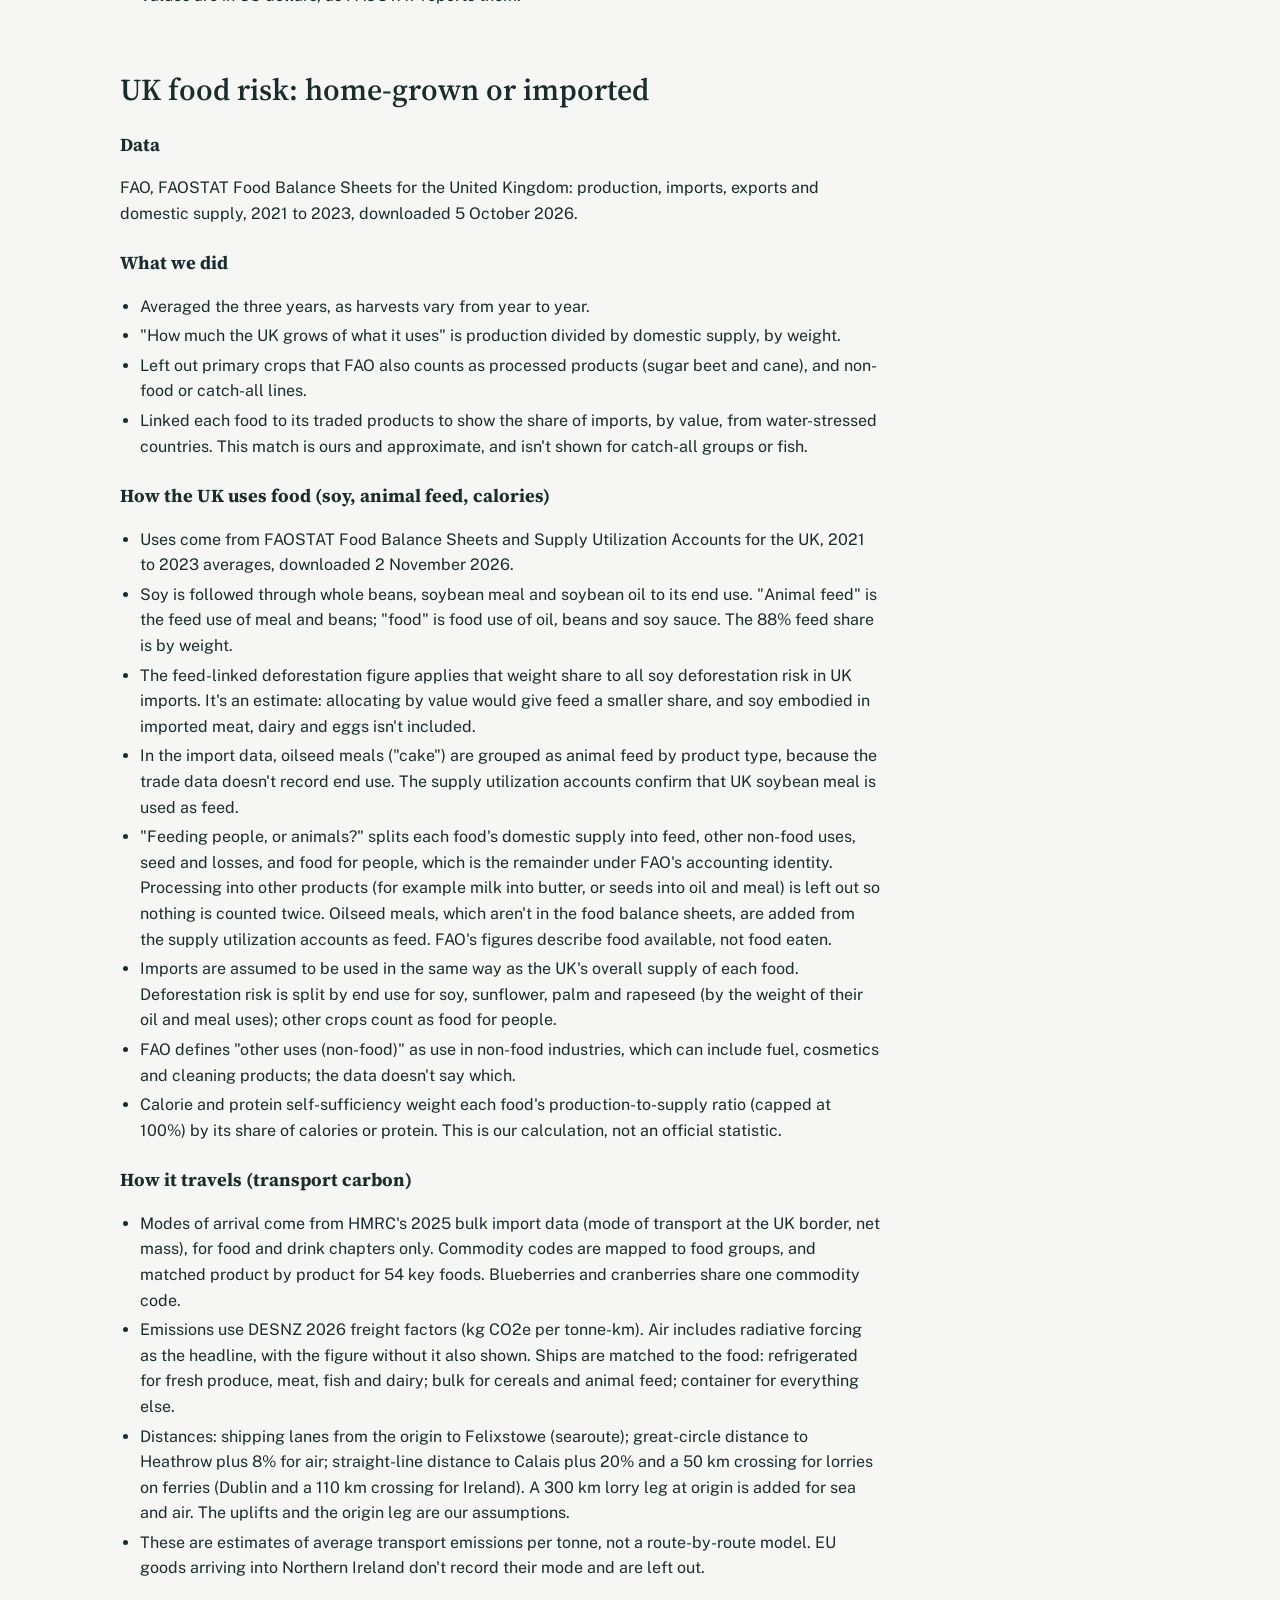
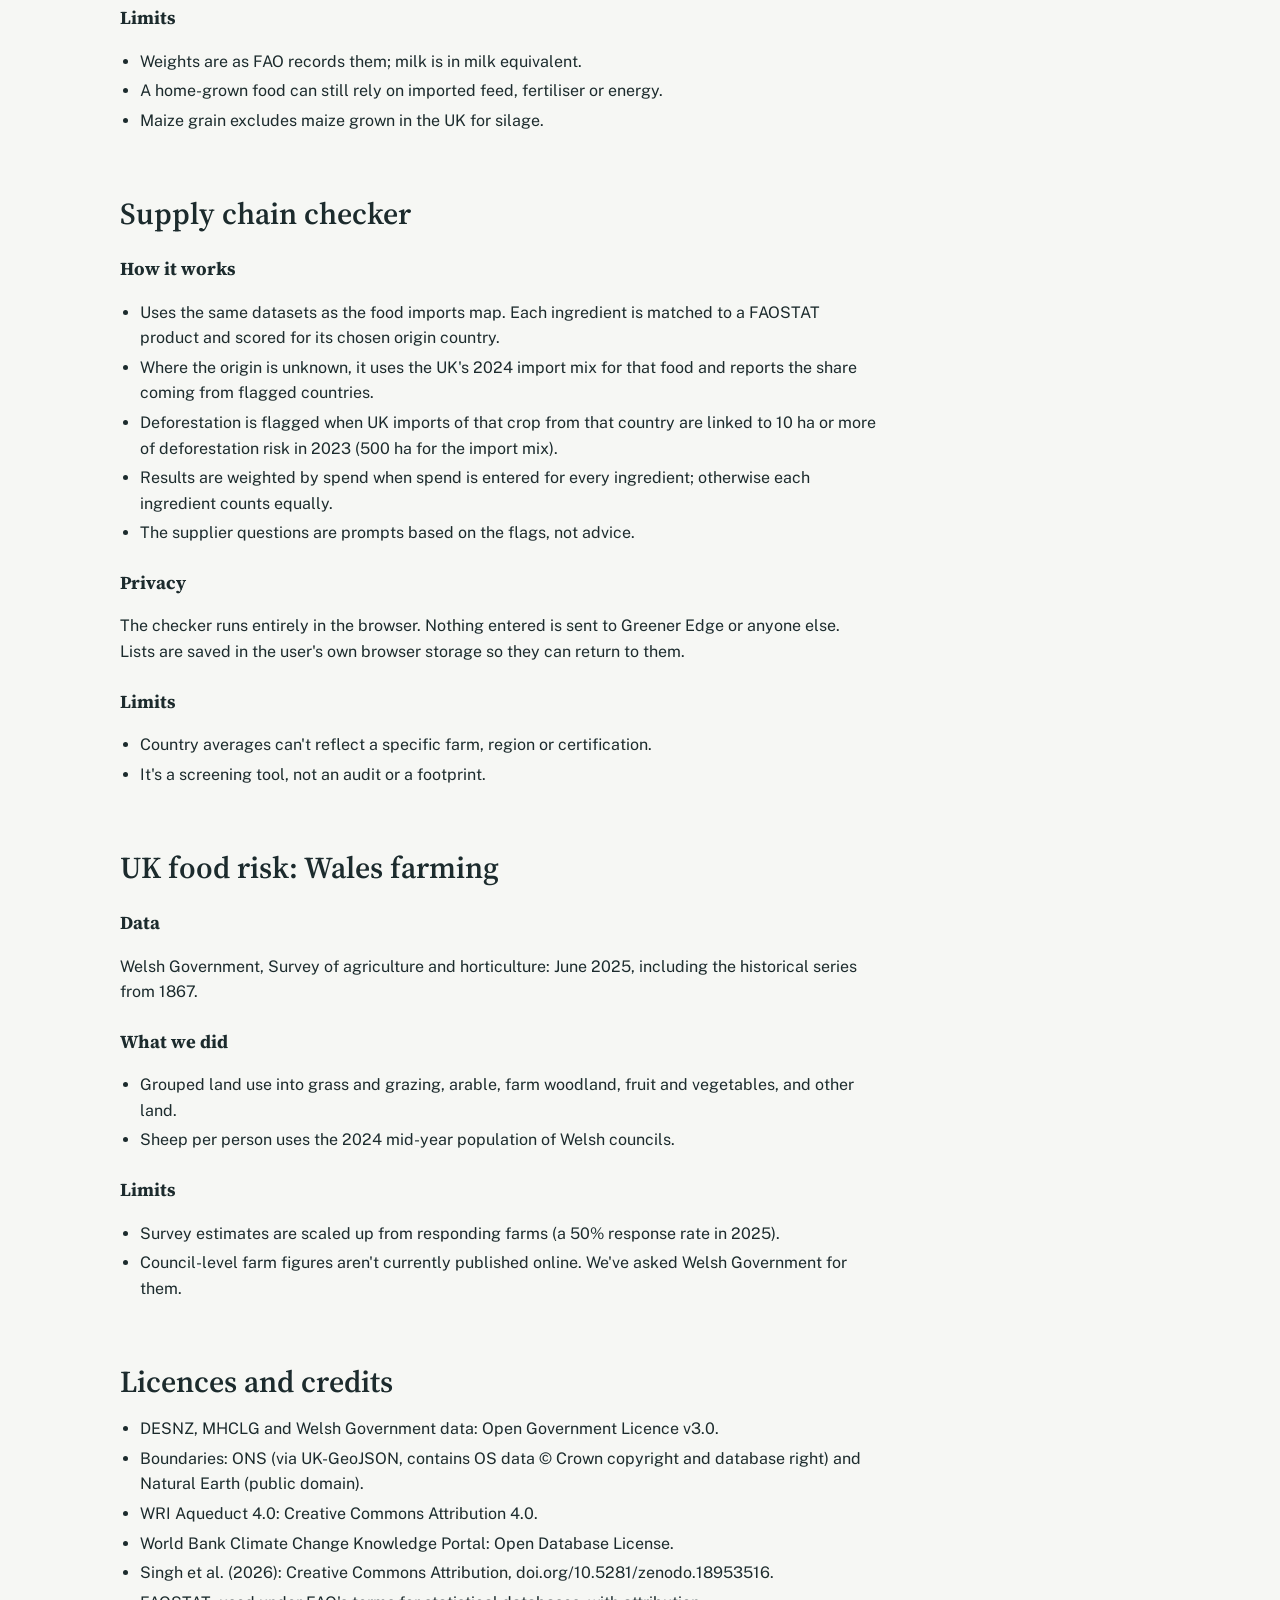
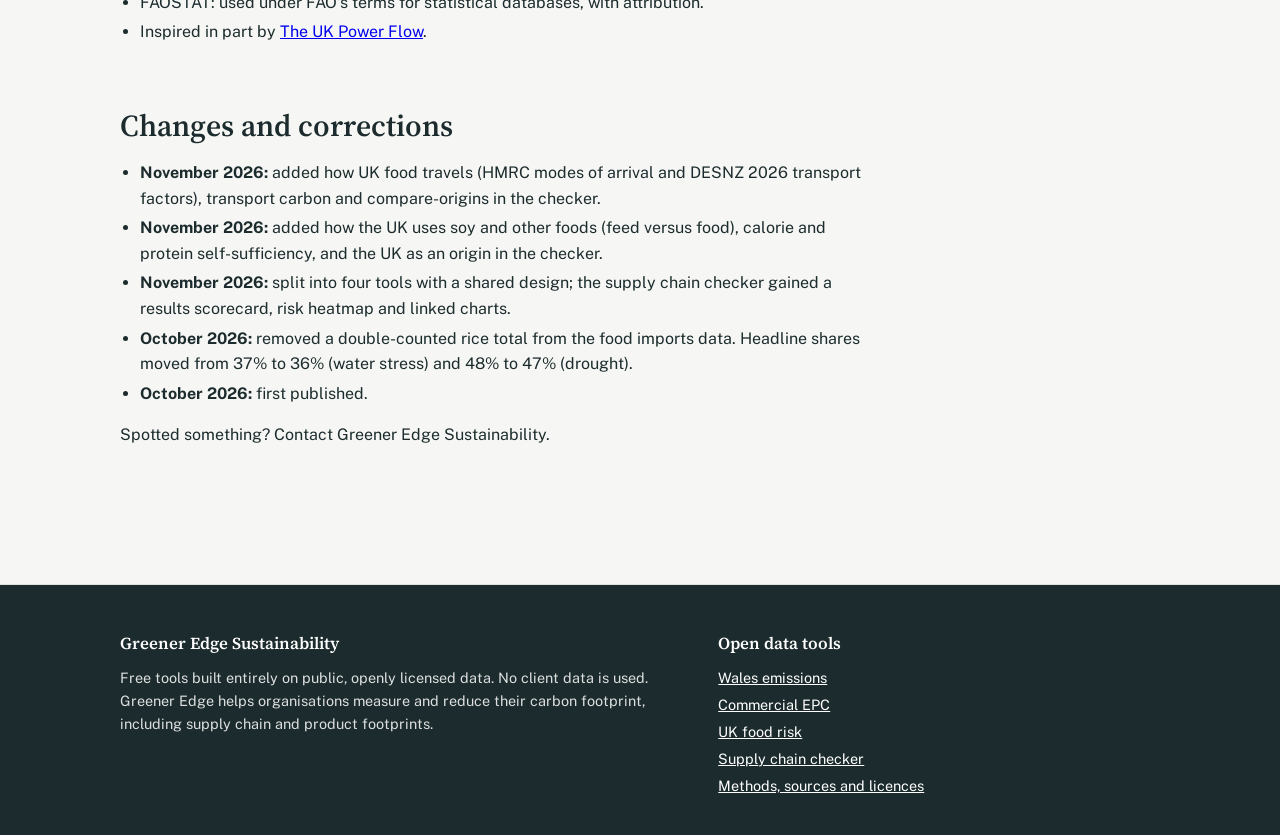
<file: methods/index.html>
<!DOCTYPE html>
<html lang="en">
<head>
<meta charset="utf-8">
<meta name="viewport" content="width=device-width, initial-scale=1, viewport-fit=cover">
<title>Methods and sources | Greener Edge open data</title>
<link rel="preconnect" href="https://fonts.googleapis.com">
<link href="https://fonts.googleapis.com/css2?family=Public+Sans:wght@400;500;600&family=Source+Serif+4:opsz,wght@8..60,500;8..60,600&display=swap" rel="stylesheet">
<link rel="stylesheet" href="../shared/ge.css?v=20261111b">
<link rel="stylesheet" href="../assets/css/methods.css?v=20261111b">
</head>
<body>
<div class="getop"><div class="getop-in"><a class="gebrand" href="../">Greener Edge <span>open data</span></a>
<nav class="geswitch" aria-label="Greener Edge open data tools"><a href="../emissions/">Wales emissions</a><a href="../commercial-epc/">Commercial EPC</a><a href="../uk-food-imports/">UK food risk</a><a href="../supply-chain-checker/">Supply chain checker</a><a href="../methods/" aria-current="page">Methods</a></nav></div></div>
<main class="m">
<p class="byline">Greener Edge open data</p>
<h1>Methods and sources</h1>
<p class="lede">How we built each part of the series: which data we used, what we did to it, what it can and can't tell you, and how it's licensed. Last updated 5 October 2026.</p>
<div class="toc"><a href="#principles">Principles</a><a href="#emissions">Emissions</a><a href="#epc">Commercial EPCs</a><a href="#food">Food imports</a><a href="#grown">Grown in the UK</a><a href="#checker">Supply chain checker</a><a href="#farming">Wales farming</a><a href="#licences">Licences</a><a href="#changes">Changes</a></div>

<section id="principles"><h2>Our principles</h2>
<ul>
<li>We only use public, openly licensed data. No client data is used anywhere in the series.</li>
<li>Where we derive a figure, such as a grouping or a weighted average, we say so on the page.</li>
<li>We describe risk and exposure, not cause. A country's average score doesn't tell you about a particular farm or product.</li>
<li>When we find an error, we fix it and record it below.</li>
</ul></section>

<section id="emissions"><h2>Wales emissions</h2>
<h3>Data</h3><p>Department for Energy Security and Net Zero (DESNZ), UK local authority and regional greenhouse gas emissions statistics, 2005 to 2024, published June 2026 (table 1.1, full dataset). Council boundaries from the Office for National Statistics, via the UK-GeoJSON project.</p>
<h3>What we did</h3><ul><li>Extracted the 22 Welsh local authorities, every sector and year.</li><li>Per person figures divide emissions by mid-year population.</li><li>Grouped DESNZ sub-sectors into drivers (electricity, landfill, large industrial sites, gas and so on) to show what changed between 2005 and 2024. These groupings are ours.</li><li>Checked our Wales totals against the DESNZ statistical release (43.8 to 23.5 MtCO₂e, a 46% fall).</li></ul>
<h3>Limits</h3><ul><li>These are territorial emissions. Aviation, shipping, military transport and fluorinated gases are excluded.</li><li>Electricity emissions combine a cleaner grid and lower use; the data doesn't separate them.</li><li>Land use and forestry can be negative, where land absorbs more carbon than it releases.</li><li>DESNZ advises caution, as councils have limited influence over some sources.</li></ul></section>

<section id="epc"><h2>Commercial EPC</h2>
<h3>Data</h3><p>Ministry of Housing, Communities and Local Government, Energy Performance of Buildings Data for England and Wales, non-domestic certificates, downloaded 2 October 2026.</p>
<h3>What we did</h3><ul><li>Filtered to the 22 Welsh councils.</li><li>Kept the most recent certificate per building, matched on property reference (UPRN) where available, otherwise on address.</li><li>Counted certificates lodged in the last 10 years as current.</li><li>"Large" means a floor area over 1,000 m². "Last certified for letting" means the latest certificate was issued because the property was being let.</li><li>Removed all address data before analysis. Only council-level counts are published.</li></ul>
<h3>Limits</h3><ul><li>The register only covers buildings that have needed an EPC.</li><li>It can't tell us which buildings are rented today, so 2031 figures show buildings that would be in scope if rented.</li><li>The 2031 EPC B standard comes from the UK government's interim response of June 2026 and still needs secondary legislation.</li></ul></section>

<section id="food"><h2>UK food risk</h2>
<div class="tw"><table class="src"><tr><th>Layer</th><th>Source</th><th>Measure we show</th></tr>
<tr><td>Imports</td><td>FAO, FAOSTAT Detailed Trade Matrix, 2024</td><td>Import value by product and partner country</td></tr>
<tr><td>Water stress</td><td>World Resources Institute, Aqueduct 4.0 country rankings</td><td>Baseline water stress weighted by irrigated agriculture; 2030, 2050 and 2080 projections</td></tr>
<tr><td>Drought</td><td>WRI Aqueduct 4.0</td><td>Drought risk weighted by irrigated agriculture</td></tr>
<tr><td>River flooding</td><td>WRI Aqueduct 4.0</td><td>Riverine flood risk weighted by population (the only weighting published)</td></tr>
<tr><td>Warming</td><td>World Bank Climate Change Knowledge Portal, CMIP6 0.25-degree</td><td>Change in annual mean temperature, median of the model ensemble, for 2020-39, 2040-59 and 2080-99</td></tr>
<tr><td>Deforestation</td><td>Singh, Persson, Croft, Kastner and West (2026), v2.1, physical trade model</td><td>Deforestation risk embodied in UK imports, amortised over five years</td></tr></table></div>
<h3>What we did</h3><ul>
<li>Grouped FAOSTAT's products into food types and removed non-food items (tobacco, cotton, wool, live animals, pet food and similar).</li>
<li>Removed FAOSTAT's "rice, paddy equivalent" total, which double counts individual rice products.</li>
<li>"Water-stressed" means Aqueduct's high or extremely high bands; "drought risk" means its medium-high or high bands.</li>
<li>Future scenarios are shown as optimistic (SSP1-2.6), business as usual (SSP3-7.0) and pessimistic (SSP5-8.5).</li>
<li>"Average warming where it's grown" weights each supplier country by the value of food it sends the UK.</li>
<li>Deforestation for processed foods is shown for the whole crop family, as the source data is at crop level.</li>
<li>The supplier shock simulator removes a share of one country's supply and reports the share of each UK import lost, before any switching to other suppliers. It's illustrative.</li>
<li>Meal ingredient lists are our illustrative choices, and show only the imported part of each ingredient.</li></ul>
<h3>Limits</h3><ul>
<li>Trade figures use the recorded partner country, which may be where food was processed or shipped from rather than grown. Belgium and the Netherlands handle a lot of food grown elsewhere.</li>
<li>Country scores are national averages. A supplier may farm in a less stressed or cooler region.</li>
<li>Deforestation estimates measure risk exposure, not proof that a product caused clearing, and count direct imports only.</li>
<li>Values are in US dollars, as FAOSTAT reports them.</li></ul></section>

<section id="grown"><h2>UK food risk: home-grown or imported</h2>
<h3>Data</h3><p>FAO, FAOSTAT Food Balance Sheets for the United Kingdom: production, imports, exports and domestic supply, 2021 to 2023, downloaded 5 October 2026.</p>
<h3>What we did</h3><ul><li>Averaged the three years, as harvests vary from year to year.</li><li>"How much the UK grows of what it uses" is production divided by domestic supply, by weight.</li><li>Left out primary crops that FAO also counts as processed products (sugar beet and cane), and non-food or catch-all lines.</li><li>Linked each food to its traded products to show the share of imports, by value, from water-stressed countries. This match is ours and approximate, and isn't shown for catch-all groups or fish.</li></ul>
<h3>How the UK uses food (soy, animal feed, calories)</h3><ul>
<li>Uses come from FAOSTAT Food Balance Sheets and Supply Utilization Accounts for the UK, 2021 to 2023 averages, downloaded 2 November 2026.</li>
<li>Soy is followed through whole beans, soybean meal and soybean oil to its end use. "Animal feed" is the feed use of meal and beans; "food" is food use of oil, beans and soy sauce. The 88% feed share is by weight.</li>
<li>The feed-linked deforestation figure applies that weight share to all soy deforestation risk in UK imports. It's an estimate: allocating by value would give feed a smaller share, and soy embodied in imported meat, dairy and eggs isn't included.</li>
<li>In the import data, oilseed meals ("cake") are grouped as animal feed by product type, because the trade data doesn't record end use. The supply utilization accounts confirm that UK soybean meal is used as feed.</li>
<li>"Feeding people, or animals?" splits each food's domestic supply into feed, other non-food uses, seed and losses, and food for people, which is the remainder under FAO's accounting identity. Processing into other products (for example milk into butter, or seeds into oil and meal) is left out so nothing is counted twice. Oilseed meals, which aren't in the food balance sheets, are added from the supply utilization accounts as feed. FAO's figures describe food available, not food eaten.</li>
<li>Imports are assumed to be used in the same way as the UK's overall supply of each food. Deforestation risk is split by end use for soy, sunflower, palm and rapeseed (by the weight of their oil and meal uses); other crops count as food for people.</li>
<li>FAO defines "other uses (non-food)" as use in non-food industries, which can include fuel, cosmetics and cleaning products; the data doesn't say which.</li>
<li>Calorie and protein self-sufficiency weight each food's production-to-supply ratio (capped at 100%) by its share of calories or protein. This is our calculation, not an official statistic.</li></ul>
<h3>How it travels (transport carbon)</h3><ul>
<li>Modes of arrival come from HMRC's 2025 bulk import data (mode of transport at the UK border, net mass), for food and drink chapters only. Commodity codes are mapped to food groups, and matched product by product for 54 key foods. Blueberries and cranberries share one commodity code.</li>
<li>Emissions use DESNZ 2026 freight factors (kg CO2e per tonne-km). Air includes radiative forcing as the headline, with the figure without it also shown. Ships are matched to the food: refrigerated for fresh produce, meat, fish and dairy; bulk for cereals and animal feed; container for everything else.</li>
<li>Distances: shipping lanes from the origin to Felixstowe (searoute); great-circle distance to Heathrow plus 8% for air; straight-line distance to Calais plus 20% and a 50 km crossing for lorries on ferries (Dublin and a 110 km crossing for Ireland). A 300 km lorry leg at origin is added for sea and air. The uplifts and the origin leg are our assumptions.</li>
<li>These are estimates of average transport emissions per tonne, not a route-by-route model. EU goods arriving into Northern Ireland don't record their mode and are left out.</li></ul>
<h3>Limits</h3><ul><li>Weights are as FAO records them; milk is in milk equivalent.</li><li>A home-grown food can still rely on imported feed, fertiliser or energy.</li><li>Maize grain excludes maize grown in the UK for silage.</li></ul></section>

<section id="checker"><h2>Supply chain checker</h2>
<h3>How it works</h3><ul><li>Uses the same datasets as the food imports map. Each ingredient is matched to a FAOSTAT product and scored for its chosen origin country.</li>
<li>Where the origin is unknown, it uses the UK's 2024 import mix for that food and reports the share coming from flagged countries.</li>
<li>Deforestation is flagged when UK imports of that crop from that country are linked to 10 ha or more of deforestation risk in 2023 (500 ha for the import mix).</li>
<li>Results are weighted by spend when spend is entered for every ingredient; otherwise each ingredient counts equally.</li>
<li>The supplier questions are prompts based on the flags, not advice.</li></ul>
<h3>Privacy</h3><p>The checker runs entirely in the browser. Nothing entered is sent to Greener Edge or anyone else. Lists are saved in the user's own browser storage so they can return to them.</p>
<h3>Limits</h3><ul><li>Country averages can't reflect a specific farm, region or certification.</li><li>It's a screening tool, not an audit or a footprint.</li></ul></section>

<section id="farming"><h2>UK food risk: Wales farming</h2>
<h3>Data</h3><p>Welsh Government, Survey of agriculture and horticulture: June 2025, including the historical series from 1867.</p>
<h3>What we did</h3><ul><li>Grouped land use into grass and grazing, arable, farm woodland, fruit and vegetables, and other land.</li><li>Sheep per person uses the 2024 mid-year population of Welsh councils.</li></ul>
<h3>Limits</h3><ul><li>Survey estimates are scaled up from responding farms (a 50% response rate in 2025).</li><li>Council-level farm figures aren't currently published online. We've asked Welsh Government for them.</li></ul></section>

<section id="licences"><h2>Licences and credits</h2><ul>
<li>DESNZ, MHCLG and Welsh Government data: Open Government Licence v3.0.</li>
<li>Boundaries: ONS (via UK-GeoJSON, contains OS data © Crown copyright and database right) and Natural Earth (public domain).</li>
<li>WRI Aqueduct 4.0: Creative Commons Attribution 4.0.</li>
<li>World Bank Climate Change Knowledge Portal: Open Database License.</li>
<li>Singh et al. (2026): Creative Commons Attribution, doi.org/10.5281/zenodo.18953516.</li>
<li>FAOSTAT: used under FAO's terms for statistical databases, with attribution.</li>
<li>Inspired in part by <a href="https://delwyno.github.io/The-UK-Power-Flow-Llif-Pwer-y-DU/">The UK Power Flow</a>.</li></ul></section>

<section id="changes"><h2>Changes and corrections</h2><ul>
<li><b>November 2026:</b> added how UK food travels (HMRC modes of arrival and DESNZ 2026 transport factors), transport carbon and compare-origins in the checker.</li>
<li><b>November 2026:</b> added how the UK uses soy and other foods (feed versus food), calorie and protein self-sufficiency, and the UK as an origin in the checker.</li>
<li><b>November 2026:</b> split into four tools with a shared design; the supply chain checker gained a results scorecard, risk heatmap and linked charts.</li>
<li><b>October 2026:</b> removed a double-counted rice total from the food imports data. Headline shares moved from 37% to 36% (water stress) and 48% to 47% (drought).</li>
<li><b>October 2026:</b> first published.</li></ul>
<p>Spotted something? Contact Greener Edge Sustainability.</p></section>
</main>
<footer class="gefoot"><div class="gefoot-in">
<div><p class="gfb">Greener Edge Sustainability</p><p>Free tools built entirely on public, openly licensed data. No client data is used. Greener Edge helps organisations measure and reduce their carbon footprint, including supply chain and product footprints.</p></div>
<div><p class="gfb">Open data tools</p><ul><li><a href="../emissions/">Wales emissions</a></li><li><a href="../commercial-epc/">Commercial EPC</a></li><li><a href="../uk-food-imports/">UK food risk</a></li><li><a href="../supply-chain-checker/">Supply chain checker</a></li><li><a href="../methods/">Methods, sources and licences</a></li></ul></div>
</div></footer>
</body></html>
</file>
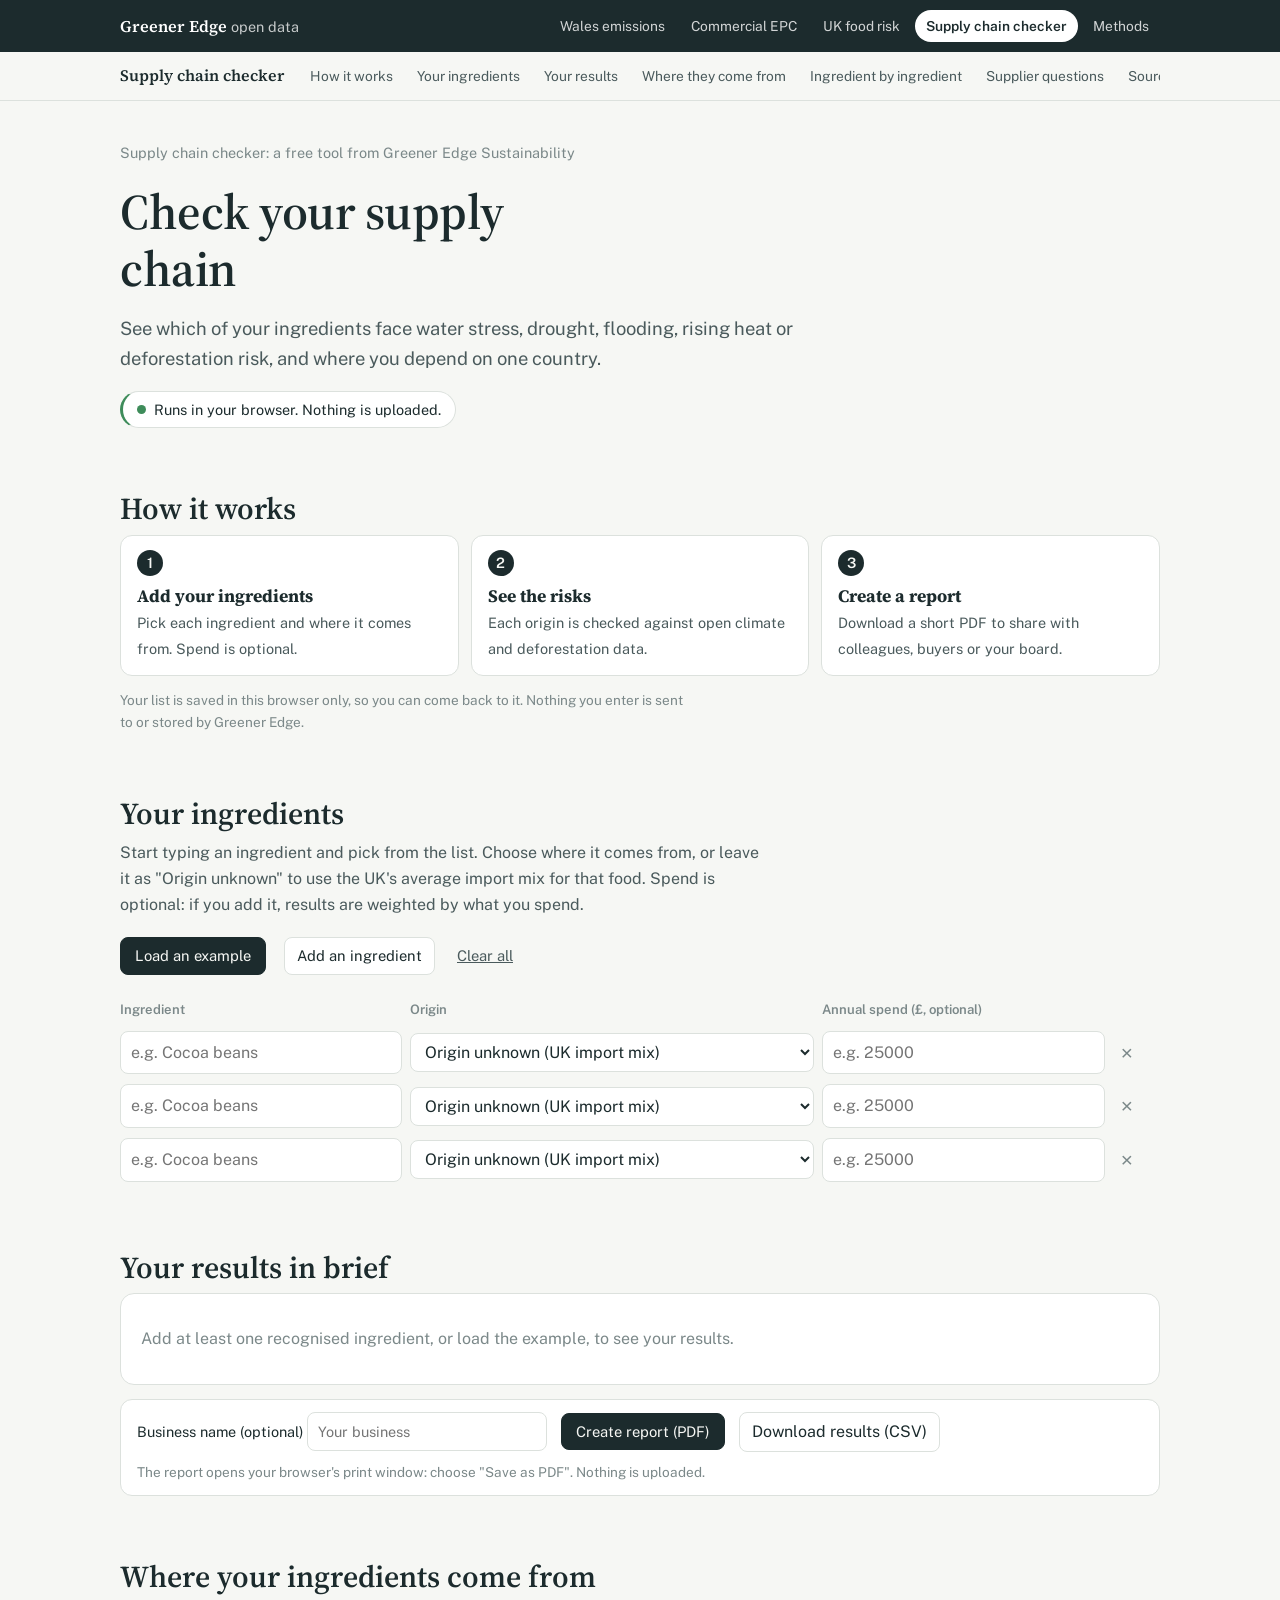
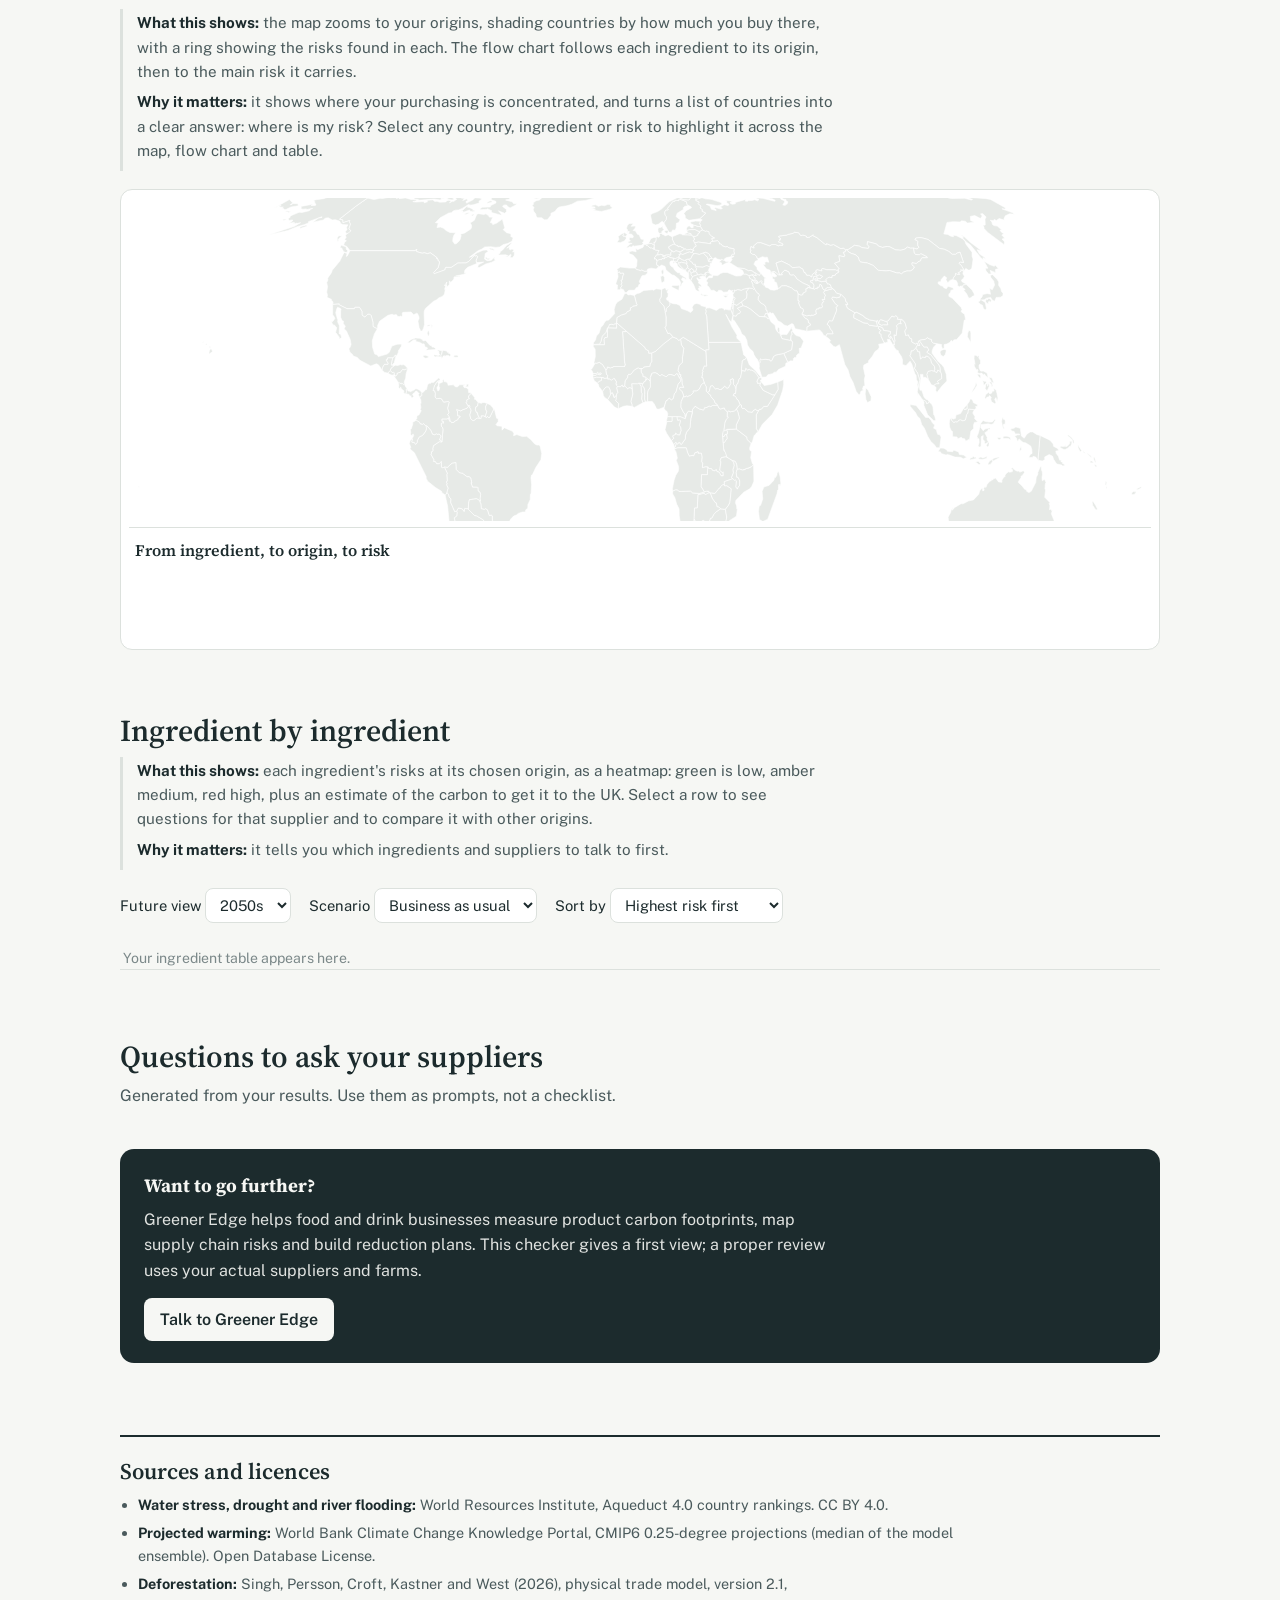
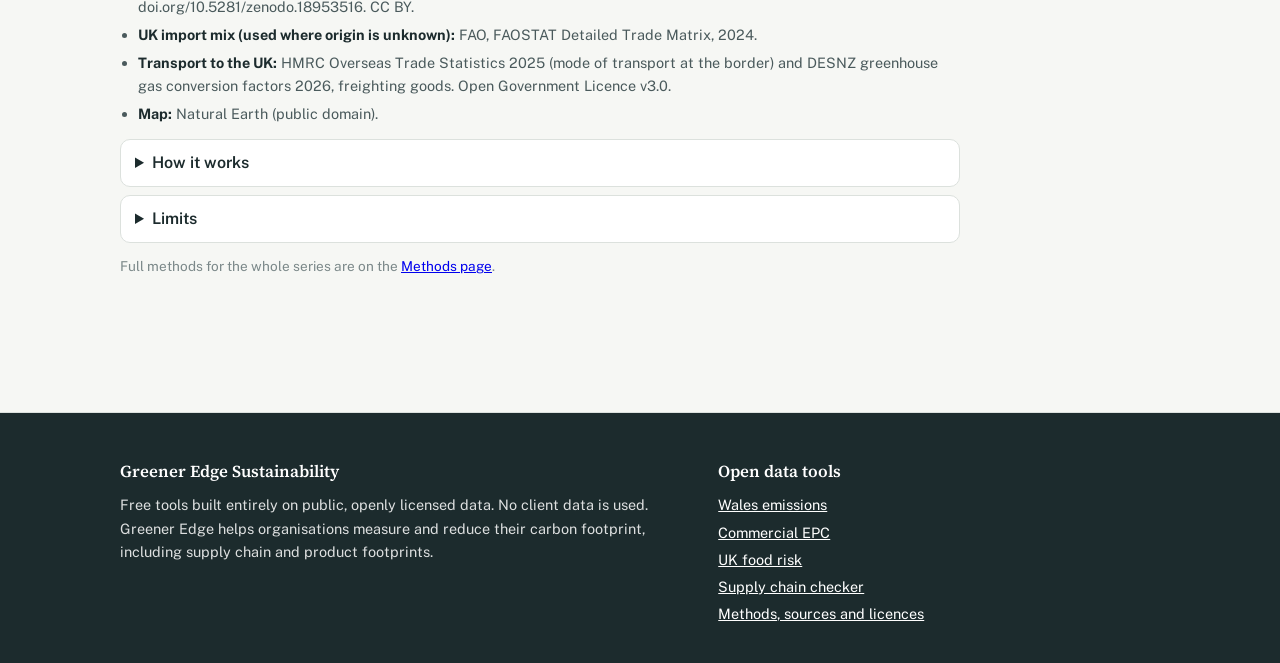
<file: supply-chain-checker/index.html>
<!DOCTYPE html>
<html lang="en">
<head>
<meta charset="utf-8">
<meta name="viewport" content="width=device-width, initial-scale=1, viewport-fit=cover">
<title>Supply chain checker: screen your ingredients for climate risk | Greener Edge open data</title>
<link rel="preconnect" href="https://fonts.googleapis.com">
<link href="https://fonts.googleapis.com/css2?family=Public+Sans:wght@400;500;600&family=Source+Serif+4:opsz,wght@8..60,500;8..60,600&display=swap" rel="stylesheet">
<link rel="stylesheet" href="../shared/ge.css?v=20261111b">
<link rel="stylesheet" href="../assets/css/checker.css?v=20261111b">
<meta name="description" content="Free tool for food and drink businesses: list your ingredients and origins to see water stress, drought, flooding, warming and deforestation risk. Runs in your browser; nothing is uploaded.">
</head>
<body>
<div class="getop"><div class="getop-in"><a class="gebrand" href="../">Greener Edge <span>open data</span></a>
<nav class="geswitch" aria-label="Greener Edge open data tools"><a href="../emissions/">Wales emissions</a><a href="../commercial-epc/">Commercial EPC</a><a href="../uk-food-imports/">UK food risk</a><a href="../supply-chain-checker/" aria-current="page">Supply chain checker</a><a href="../methods/">Methods</a></nav></div></div>
<nav class="snav" id="snav" aria-label="On this page"><div class="snav-in"><span class="snav-t">Supply chain checker</span><span class="links">
<a href="#how">How it works</a><a href="#build">Your ingredients</a><a href="#results">Your results</a><a href="#where">Where they come from</a><a href="#table">Ingredient by ingredient</a><a href="#asksec">Supplier questions</a><a href="#sources">Sources</a></span></div></nav>
<main>
<header class="hero1">
<p class="byline">Supply chain checker: a free tool from Greener Edge Sustainability</p>
<h1>Check your supply chain</h1>
<p class="lede">See which of your ingredients face water stress, drought, flooding, rising heat or deforestation risk, and where you depend on one country.</p>
<p class="badge">Runs in your browser. Nothing is uploaded.</p>
</header>
<section id="how" aria-labelledby="hwh">
<h2 id="hwh">How it works</h2>
<div class="steps"><div><b>Add your ingredients</b><span>Pick each ingredient and where it comes from. Spend is optional.</span></div><div><b>See the risks</b><span>Each origin is checked against open climate and deforestation data.</span></div><div><b>Create a report</b><span>Download a short PDF to share with colleagues, buyers or your board.</span></div></div>
<p class="note">Your list is saved in this browser only, so you can come back to it. Nothing you enter is sent to or stored by Greener Edge.</p>
</section>
<section id="build" aria-labelledby="bh">
<h2 id="bh">Your ingredients</h2>
<p class="sub">Start typing an ingredient and pick from the list. Choose where it comes from, or leave it as "Origin unknown" to use the UK's average import mix for that food. Spend is optional: if you add it, results are weighted by what you spend.</p>
<div class="controls"><button class="gebtn primary" id="example" type="button">Load an example</button><button class="play" id="addrow" type="button">Add an ingredient</button><button class="clear" id="clearall" type="button">Clear all</button></div>
<div class="tw"><table class="ing" id="ing"><thead><tr><th>Ingredient</th><th>Origin</th><th>Annual spend (£, optional)</th><th><span class="sr-only">Remove</span></th></tr></thead><tbody></tbody></table></div>
<datalist id="plist"></datalist>
<p class="note" id="rowmsg"></p>
</section>
<section id="results" aria-labelledby="rh">
<h2 id="rh">Your results in brief</h2>
<div class="scard" id="rsumm" aria-live="polite"></div>
<div class="rfind" id="rfind" aria-live="polite"></div>
<div class="actbar"><label>Business name (optional) <input id="bizname" class="search" placeholder="Your business"></label><button class="gebtn primary" id="mkreport" type="button">Create report (PDF)</button><button class="play" id="csv" type="button">Download results (CSV)</button><p class="note">The report opens your browser's print window: choose "Save as PDF". Nothing is uploaded.</p></div>
</section>
<section id="where" aria-labelledby="wh">
<div class="hrow"><h2 id="wh">Where your ingredients come from</h2><button class="gebtn" id="hlclear" type="button" hidden></button></div>
<div class="cap"><p><b>What this shows:</b> the map zooms to your origins, shading countries by how much you buy there, with a ring showing the risks found in each. The flow chart follows each ingredient to its origin, then to the main risk it carries.</p><p><b>Why it matters:</b> it shows where your purchasing is concentrated, and turns a list of countries into a clear answer: where is my risk? Select any country, ingredient or risk to highlight it across the map, flow chart and table.</p></div>
<div class="rmap"><svg id="omap" role="img" aria-label="Map of supply routes from your ingredient origins"></svg>
<div class="flowwrap"><p class="flowt">From ingredient, to origin, to risk</p><svg id="sankey" role="img" aria-label="Flow chart linking each ingredient to its origin country"></svg></div>
<div class="legend" id="olegend"></div></div>
</section>
<section id="table" aria-labelledby="th">
<h2 id="th">Ingredient by ingredient</h2>
<div class="cap"><p><b>What this shows:</b> each ingredient's risks at its chosen origin, as a heatmap: green is low, amber medium, red high, plus an estimate of the carbon to get it to the UK. Select a row to see questions for that supplier and to compare it with other origins.</p><p><b>Why it matters:</b> it tells you which ingredients and suppliers to talk to first.</p></div>
<div class="controls"><label>Future view <select id="horizon"><option value="2050">2050s</option><option value="2080">2080s</option></select></label>
<label>Scenario <select id="scen"><option value="opt">Optimistic</option><option value="bau" selected>Business as usual</option><option value="pes">Pessimistic</option></select></label><label>Sort by <select id="hsort"><option value="risk">Highest risk first</option><option value="spend">Biggest spend first</option><option value="name">A to Z</option></select></label></div>
<div class="tw"><table class="res heat" id="res"></table></div>
</section>
<section id="asksec" aria-labelledby="ah">
<h2 id="ah">Questions to ask your suppliers</h2>
<p class="sub">Generated from your results. Use them as prompts, not a checklist.</p>
<div id="asks"></div>
</section>
<div class="cta"><h3>Want to go further?</h3><p>Greener Edge helps food and drink businesses measure product carbon footprints, map supply chain risks and build reduction plans. This checker gives a first view; a proper review uses your actual suppliers and farms.</p><a class="ctab" href="https://www.greener-edge.co.uk/">Talk to Greener Edge</a></div>
<section id="sources" class="sources" aria-labelledby="srch">
<h2 id="srch">Sources and licences</h2>
<ul class="srclist">
<li><b>Water stress, drought and river flooding:</b> World Resources Institute, Aqueduct 4.0 country rankings. CC BY 4.0.</li>
<li><b>Projected warming:</b> World Bank Climate Change Knowledge Portal, CMIP6 0.25-degree projections (median of the model ensemble). Open Database License.</li>
<li><b>Deforestation:</b> Singh, Persson, Croft, Kastner and West (2026), physical trade model, version 2.1, doi.org/10.5281/zenodo.18953516. CC BY.</li>
<li><b>UK import mix (used where origin is unknown):</b> FAO, FAOSTAT Detailed Trade Matrix, 2024.</li>
<li><b>Transport to the UK:</b> HMRC Overseas Trade Statistics 2025 (mode of transport at the border) and DESNZ greenhouse gas conversion factors 2026, freighting goods. Open Government Licence v3.0.</li>
<li><b>Map:</b> Natural Earth (public domain).</li>
</ul>
<details class="srcd"><summary>How it works</summary>
<p>Each origin is scored using the same open datasets as our <a href="../uk-food-imports/">UK food risk</a> site. A flag means high or extremely high water stress, medium-high or high drought risk, high or extremely high river flood risk, or that UK imports of that crop from that country are linked to deforestation (10 ha or more in 2023; 500 ha for the UK import mix).</p>
<p>Results are weighted by spend when spend is entered for every ingredient; otherwise each ingredient counts equally. Supplier questions are prompts based on the flags, not advice.</p>
</details>
<details class="srcd"><summary>Limits</summary>
<p>Scores are country averages, so they can't reflect a specific farm, region or certification. Deforestation flags show risk exposure, not proof. This is a screening tool, not an audit, a footprint or a compliance assessment.</p>
</details>
<p class="note">Full methods for the whole series are on the <a href="../methods/">Methods page</a>.</p>
</section>
</main>
<footer class="gefoot"><div class="gefoot-in">
<div><p class="gfb">Greener Edge Sustainability</p><p>Free tools built entirely on public, openly licensed data. No client data is used. Greener Edge helps organisations measure and reduce their carbon footprint, including supply chain and product footprints.</p></div>
<div><p class="gfb">Open data tools</p><ul><li><a href="../emissions/">Wales emissions</a></li><li><a href="../commercial-epc/">Commercial EPC</a></li><li><a href="../uk-food-imports/">UK food risk</a></li><li><a href="../supply-chain-checker/">Supply chain checker</a></li><li><a href="../methods/">Methods, sources and licences</a></li></ul></div>
</div></footer>
<div id="report" aria-hidden="true"></div>
<script src="../shared/ge.js?v=20261111b"></script>
<script src="../assets/js/load.js?v=20261111b"></script>
<script>runPage({FD:"../data/food.json?v=20261111b",WG:"../data/world-map.json?v=20261111b",TE:"../data/transport-emissions.json?v=20261111b"},"../assets/js/checker.js?v=20261111b")</script>
</body>
</html>
</file>
<file: shared/ge.css>
/* Greener Edge open data: shared design system (tokens, base, top bar, hero, captions, sources, footer) */
:root{box-sizing:border-box;padding-top:env(safe-area-inset-top,0px);padding-bottom:env(safe-area-inset-bottom,0px);
--paper:#F6F7F4;--card:#FFFFFF;--ink:#1C2B2D;--ink2:#4A5A5C;--ink3:#7B8889;--rule:#DCE1DD;
--e0:#F1EDE2;--e1:#E6CF9F;--e2:#D9A55B;--e3:#B86B2E;--e4:#7E3A1E;--s1:#A9D3CB;--s2:#3E8C84;--focus:#2F5D8A;
--serif:"Source Serif 4",Georgia,"Times New Roman",serif;--sans:"Public Sans",system-ui,-apple-system,"Segoe UI",Arial,sans-serif}
@media (prefers-color-scheme:dark){:root:not([data-theme="light"]){--paper:#121A1B;--card:#1A2526;--ink:#E8EDEA;--ink2:#B4C0BD;--ink3:#86938F;--rule:#2E3B3C;--e0:#2A2F2B;--focus:#8DB4DD}}
:root[data-theme="dark"]{--paper:#121A1B;--card:#1A2526;--ink:#E8EDEA;--ink2:#B4C0BD;--ink3:#86938F;--rule:#2E3B3C;--e0:#2A2F2B;--focus:#8DB4DD}
*,*::before,*::after{box-sizing:inherit}
html{scroll-padding-top:env(safe-area-inset-top,0px)}
body{margin:0;background:var(--paper);color:var(--ink);font-family:var(--sans);font-size:16px;line-height:1.6}
main{max-width:1080px;margin:0 auto;padding:40px 20px 64px}
h1,h2{font-family:var(--serif);font-weight:600;line-height:1.15;margin:0}
h1{font-size:clamp(2rem,5vw,3.25rem);max-width:18ch;letter-spacing:-0.01em}
h2{font-size:clamp(1.4rem,3vw,1.9rem);margin-bottom:8px}
.lede{font-size:1.15rem;color:var(--ink2);max-width:62ch;margin:16px 0 0}
.byline{font-size:.9rem;color:var(--ink3);margin:0 0 20px}
.facts{display:grid;grid-template-columns:repeat(auto-fit,minmax(220px,1fr));gap:0;margin:36px 0 0;border-top:2px solid var(--ink)}
.fact{padding:14px 18px 6px 0}
.fact b{display:block;font-family:var(--serif);font-size:2rem;font-weight:600;line-height:1.1}
.fact span{font-size:.92rem;color:var(--ink2)}
section{margin-top:64px}
.sub{color:var(--ink2);max-width:64ch;margin:0 0 20px}
.controls{display:flex;flex-wrap:wrap;gap:10px 18px;align-items:center;margin:0 0 18px;font-size:.92rem}
.seg{display:inline-flex;border:1px solid var(--rule);border-radius:8px;overflow:hidden;background:var(--card)}
.seg button{border:0;background:none;color:var(--ink2);font:inherit;padding:7px 12px;cursor:pointer}
.seg button[aria-pressed="true"]{background:var(--ink);color:var(--paper)}
select{font:inherit;padding:7px 10px;border:1px solid var(--rule);border-radius:8px;background:var(--card);color:var(--ink)}
.yr{display:inline-flex;align-items:center;gap:10px}
.yr input{width:180px;accent-color:var(--ink)}
.yr output{font-family:var(--serif);font-weight:600;font-size:1.2rem;min-width:3ch}
.play{border:1px solid var(--rule);background:var(--card);color:var(--ink);border-radius:8px;padding:6px 12px;font:inherit;cursor:pointer}
button:focus-visible,select:focus-visible,input:focus-visible,.tile:focus-visible{outline:2px solid var(--focus);outline-offset:2px}
.explore{display:grid;grid-template-columns:minmax(0,1.15fr) minmax(0,1fr);gap:28px;align-items:start}
@media (max-width:760px){.explore{grid-template-columns:minmax(0,1fr)}}
.mapwrap{position:relative;max-width:560px}
.map{width:100%;height:auto;display:block}
.map path{stroke:var(--paper);stroke-width:1;cursor:pointer;transition:fill .35s}
.map path:hover{stroke:var(--ink);stroke-width:1.5}
.map path.sel{stroke:var(--ink);stroke-width:2.5}
.map path:focus-visible{outline:none;stroke:var(--focus);stroke-width:3}
.map text{pointer-events:none;font-size:11px;font-weight:600;fill:#1C2B2D;paint-order:stroke;stroke:rgba(255,255,255,.55);stroke-width:2.5px}
.tip{position:absolute;pointer-events:none;background:var(--card);border:1px solid var(--rule);border-radius:8px;padding:6px 10px;font-size:.85rem;white-space:nowrap;transform:translate(-50%,-115%);display:none}
.find{margin:0 0 12px;font-size:.88rem;color:var(--ink2)}
.tile{aspect-ratio:1;border:0;border-radius:6px;font:inherit;cursor:pointer;display:flex;flex-direction:column;align-items:center;justify-content:center;padding:2px;transition:background-color .35s;line-height:1.15}
.tile .ab{font-size:.78rem;font-weight:600}
.tile .v{font-size:.68rem;opacity:.9}
.tile[aria-pressed="true"]{box-shadow:0 0 0 2px var(--paper),0 0 0 4px var(--ink)}
.tile.big .ab{font-size:1rem}.tile.big .v{font-size:.8rem}
.legend{display:flex;align-items:center;gap:8px;font-size:.8rem;color:var(--ink3);margin-top:12px;flex-wrap:wrap}
.legend i{display:inline-block;width:22px;height:10px;border-radius:2px}
.panel{background:var(--card);border:1px solid var(--rule);border-radius:12px;padding:20px}
.panel h3{font-family:var(--serif);font-size:1.5rem;margin:0;font-weight:600}
.panel .big{font-family:var(--serif);font-size:2.1rem;font-weight:600;margin:6px 0 0;line-height:1.1}
.panel .meta{color:var(--ink2);font-size:.9rem;margin:2px 0 14px}
.stack{display:flex;height:16px;border-radius:4px;overflow:hidden;margin:6px 0 8px;background:var(--e0)}
.keys{display:grid;grid-template-columns:repeat(2,minmax(0,1fr));gap:2px 14px;font-size:.82rem;color:var(--ink2)}
.keys span::before{content:"";display:inline-block;width:9px;height:9px;border-radius:2px;margin-right:6px;background:var(--c)}
.label{font-size:.82rem;color:var(--ink3);margin:16px 0 2px}
.drv{width:100%;overflow-x:auto}
.note{font-size:.85rem;color:var(--ink3);max-width:72ch}
footer{margin-top:72px;border-top:1px solid var(--rule);padding-top:20px;font-size:.88rem;color:var(--ink2)}
footer p{max-width:78ch;margin:0 0 10px}
footer a{color:var(--ink)}
@media (prefers-reduced-motion:reduce){.tile{transition:none}}
/* ---- family components ---- */
.getop{background:#1C2B2D;color:#fff}
.getop-in{max-width:1080px;margin:0 auto;padding:10px 20px;display:flex;align-items:center;gap:20px}
.gebrand{font-family:var(--serif);font-weight:600;color:#fff;text-decoration:none;white-space:nowrap;font-size:1.02rem}
.gebrand span{font-family:var(--sans);font-weight:400;opacity:.75;font-size:.9rem}
.geswitch{display:flex;gap:4px;overflow-x:auto;scrollbar-width:none;margin-left:auto}
.geswitch::-webkit-scrollbar{display:none}
.geswitch a{color:#fff;opacity:.8;text-decoration:none;font-size:.86rem;padding:5px 11px;border-radius:999px;white-space:nowrap}
.geswitch a:hover{opacity:1;background:rgba(255,255,255,.1)}
.geswitch a[aria-current="page"]{opacity:1;background:#fff;color:#1C2B2D;font-weight:600}
@media (max-width:640px){.getop-in{flex-wrap:wrap;gap:6px}.geswitch{margin-left:0;width:100%}}
.snav{position:sticky;top:env(safe-area-inset-top,0px);z-index:20;background:color-mix(in srgb,var(--paper) 92%,transparent);backdrop-filter:blur(6px);border-bottom:1px solid var(--rule)}
body::before{content:"";position:fixed;inset:0 0 auto;height:env(safe-area-inset-top,0px);z-index:21;background:var(--paper)}
.snav-in{max-width:1080px;margin:0 auto;padding:8px 20px;display:flex;align-items:center;gap:16px}
.snav-t{font-family:var(--serif);font-weight:600;white-space:nowrap}
.snav .links{display:flex;gap:4px;overflow-x:auto;scrollbar-width:none}
.snav .links::-webkit-scrollbar{display:none}
.snav .links a{color:var(--ink2);text-decoration:none;font-size:.86rem;padding:5px 10px;border-radius:999px;white-space:nowrap}
.snav .links a:hover{background:var(--card)}
.snav .links a.on{background:var(--ink);color:var(--paper)}
@media (max-width:640px){.snav-t{display:none}}
html{scroll-padding-top:calc(env(safe-area-inset-top,0px) + 60px)}
.hero{display:grid;grid-template-columns:minmax(0,1.15fr) minmax(0,.85fr);gap:28px;align-items:center}
.hero h1{max-width:22ch;font-size:clamp(1.9rem,4.4vw,3rem)}
.hero-vis svg{width:100%;max-width:460px;height:auto;display:block;margin:0 auto;cursor:grab;touch-action:none}
@media (max-width:820px){.hero{grid-template-columns:minmax(0,1fr)}.hero-vis svg{max-width:340px}}
.hnums{display:grid;grid-template-columns:repeat(3,minmax(0,1fr));gap:0;margin:28px 0 0;border-top:2px solid var(--ink)}
.hnums div{padding:14px 16px 4px 0}
.hnums b{display:block;font-family:var(--serif);font-size:2.1rem;font-weight:600;line-height:1.1}
.hnums span{display:block;font-size:.92rem;color:var(--ink);margin-top:2px}
.hnums small{display:block;font-size:.84rem;color:var(--ink3);margin-top:6px;line-height:1.4}
@media (max-width:600px){.hnums{grid-template-columns:minmax(0,1fr)}.hnums div{border-bottom:1px solid var(--rule);padding-bottom:12px}}
.inbrief{display:grid;grid-template-columns:minmax(0,1.3fr) minmax(0,1fr);gap:24px;margin-top:40px;align-items:start}
@media (max-width:820px){.inbrief{grid-template-columns:minmax(0,1fr)}}
.ib{background:var(--card);border:1px solid var(--rule);border-left:4px solid var(--ink);border-radius:12px;padding:20px 22px}
.ib h2{font-size:1.35rem;margin:0 0 10px}
.ib p{margin:0 0 10px;max-width:68ch}
.ibside h3{font-family:var(--serif);font-size:1.15rem;margin:4px 0 2px}
.start{display:flex;flex-wrap:wrap;gap:8px;margin-top:14px}
.gebtn{display:inline-block;border:1px solid var(--rule);background:var(--card);color:var(--ink);border-radius:8px;padding:8px 14px;font:inherit;font-size:.92rem;cursor:pointer;text-decoration:none;line-height:1.3}
.gebtn:hover{border-color:var(--ink)}
.gebtn.primary{background:var(--ink);color:var(--paper);border-color:var(--ink)}
.cap{border-left:3px solid var(--rule);padding:2px 0 2px 14px;margin:6px 0 18px;max-width:72ch}
.cap p{margin:0 0 6px;color:var(--ink2);font-size:.95rem}
.cap b{color:var(--ink)}
.act{margin:-4px 0 18px}
.howto{background:var(--card);border:1px solid var(--rule);border-radius:10px;padding:10px 14px;font-size:.92rem;color:var(--ink2);max-width:80ch;margin:0 0 16px}
.minifacts{display:grid;grid-template-columns:repeat(auto-fit,minmax(170px,1fr));gap:0;margin:8px 0 16px;border-top:2px solid var(--ink)}
.minifacts div{padding:10px 14px 2px 0}
.minifacts b{display:block;font-family:var(--serif);font-size:1.6rem;font-weight:600;line-height:1.1}
.minifacts span{font-size:.86rem;color:var(--ink2)}
.group{margin-top:72px;padding-top:6px;border-top:1px solid var(--rule)}
.ghead .kicker{font-size:.78rem;letter-spacing:.08em;text-transform:uppercase;color:var(--ink3);margin:18px 0 4px;font-weight:600}
.ghead .facts{margin-top:20px}
.group > section{margin-top:44px}
.h3s{font-family:var(--serif);font-size:1.4rem;font-weight:600;margin:0 0 8px;line-height:1.2}
.dlrow{display:flex;justify-content:flex-end;margin:-6px 0 10px}
.dlmenu{position:relative}
.dlmenu summary{list-style:none}
.dlmenu summary::-webkit-details-marker{display:none}
.dlmenu summary::after{content:" ▾"}
.dlmenu .dlm{position:absolute;right:0;top:calc(100% + 6px);z-index:15;background:var(--card);border:1px solid var(--rule);border-radius:10px;padding:8px;display:flex;flex-direction:column;gap:6px;min-width:230px;box-shadow:0 8px 24px rgba(0,0,0,.12)}
.dlmenu .dlm .play{text-align:left}
.sources{margin-top:72px;border-top:2px solid var(--ink);padding-top:8px}
.sources h2{font-size:1.4rem;margin-top:14px}
.srclist{padding-left:18px;margin:8px 0 14px;max-width:84ch}
.srclist li{margin:5px 0;font-size:.9rem;color:var(--ink2)}
.srclist b{color:var(--ink)}
.srcd{border:1px solid var(--rule);border-radius:10px;background:var(--card);padding:10px 14px;margin:8px 0;max-width:84ch}
.srcd summary{cursor:pointer;font-weight:600}
.srcd p{font-size:.9rem;color:var(--ink2);margin:8px 0}
.gefoot{background:#1C2B2D;color:#fff;margin-top:56px}
.gefoot-in{max-width:1080px;margin:0 auto;padding:26px 20px 34px;display:grid;grid-template-columns:minmax(0,1.3fr) minmax(0,1fr);gap:24px;font-size:.9rem}
.gefoot a{color:#fff}
.gefoot p{margin:0 0 8px;opacity:.85;max-width:60ch}
.gefoot ul{list-style:none;padding:0;margin:0}
.gefoot li{margin:4px 0}
.gefoot .gfb{font-family:var(--serif);font-weight:600;font-size:1.05rem;opacity:1}
@media (max-width:700px){.gefoot-in{grid-template-columns:minmax(0,1fr)}}
.hero-solo{grid-template-columns:minmax(0,1fr)}
.hero-solo h1{max-width:24ch}
.inbrief.solo{grid-template-columns:minmax(0,1fr)}
</file>
<file: assets/css/landing.css>
/* Landing page styles, on top of shared/ge.css */
.item{display:block;border-top:2px solid var(--ink);padding:18px 0 22px;text-decoration:none;color:var(--ink);max-width:72ch}
.item h2{font-size:1.6rem}
.item:hover h2,.item:focus-visible h2{text-decoration:underline}
.item p{margin:6px 0 0;color:var(--ink2)}
.item .go{display:inline-block;margin-top:10px;font-weight:600;color:var(--ink)}
.item:focus-visible{outline:2px solid var(--focus);outline-offset:4px}
</file>
<file: assets/css/epc.css>
/* Commercial EPC site styles, on top of shared/ge.css */
svg text:not([fill]){font-family:var(--sans);fill:var(--ink2);font-size:12px}
.bands{display:flex;height:18px;border-radius:4px;overflow:hidden;margin:6px 0 4px}
.bandkey{display:flex;justify-content:space-between;font-size:.75rem;color:var(--ink3)}
.rule{background:var(--card);border:1px solid var(--rule);border-radius:12px;padding:18px 20px;max-width:72ch}
.rule p{margin:0 0 8px}
.grow{display:grid;grid-template-columns:200px minmax(0,1fr) 70px;gap:10px;align-items:center;font-size:.92rem;margin:8px 0}
@media (max-width:600px){.grow{grid-template-columns:120px minmax(0,1fr) 54px;font-size:.82rem}}
</file>
<file: assets/css/emissions.css>
/* Wales emissions site styles, on top of shared/ge.css */
svg text:not([fill]){font-family:var(--sans);fill:var(--ink2);font-size:12px}
</file>
<file: assets/css/methods.css>
/* Methods page styles, on top of shared/ge.css */
.toc{display:flex;flex-wrap:wrap;gap:8px;margin:24px 0 0}
.toc a{border:1px solid var(--rule);background:var(--card);color:var(--ink);text-decoration:none;border-radius:999px;padding:6px 13px;font-size:.88rem}
.m h3{font-family:var(--serif);font-size:1.15rem;margin:22px 0 6px}
.m p,.m li{max-width:74ch}
.m ul{padding-left:20px}
.m li{margin:4px 0}
table.src{border-collapse:collapse;width:100%;font-size:.9rem;margin:10px 0}
table.src th,table.src td{border-top:1px solid var(--rule);padding:8px 10px 8px 0;text-align:left;vertical-align:top}
table.src th{font-weight:600;color:var(--ink2)}
.tw{overflow-x:auto}
</file>
<file: assets/css/checker.css>
/* Supply chain checker styles, on top of shared/ge.css */
.privacy{background:var(--card);border:1px solid var(--rule);border-left:3px solid #3E8C5A;border-radius:8px;padding:10px 14px;max-width:68ch;margin:18px 0 0;font-size:.95rem}
.tw{overflow-x:auto}
table.ing{border-collapse:collapse;width:100%;min-width:640px}
table.ing th{font-size:.82rem;color:var(--ink3);font-weight:600;text-align:left;padding:6px 8px 6px 0}
table.ing td{padding:5px 8px 5px 0}
table.ing input,table.ing select{font:inherit;width:100%;padding:8px 10px;border:1px solid var(--rule);border-radius:8px;background:var(--card);color:var(--ink)}
table.ing input.bad{border-color:#B23B26}
.rm{border:0;background:none;color:var(--ink3);font-size:1.3rem;cursor:pointer;padding:4px 8px}
.rm:hover{color:#B23B26}
.h3{font-family:var(--serif);font-size:1.3rem;margin:30px 0 10px}
table.res{border-collapse:collapse;width:100%;min-width:760px;font-size:.9rem}
table.res th{font-size:.8rem;color:var(--ink3);font-weight:600;text-align:left;padding:8px 8px 8px 0;border-bottom:1px solid var(--rule)}
table.res td{padding:9px 8px 9px 0;border-bottom:1px solid var(--rule);vertical-align:middle}
.pill{display:inline-block;padding:2px 9px;border-radius:999px;font-size:.78rem;white-space:nowrap}
.p0{background:#E7EEE9;color:#2E5A3C}.p1{background:#F6E7C8;color:#7A5410}.p2{background:#F4D2C8;color:#8A2E1A}.pn{background:var(--rule);color:var(--ink3)}
.rating{font-weight:600}
.rmap{background:var(--card);border:1px solid var(--rule);border-radius:12px;padding:8px;margin:6px 0 0}
#omap{width:100%;height:auto;display:block;max-height:300px}
.flowwrap{border-top:1px solid var(--rule);margin-top:6px;padding-top:10px;overflow-x:auto}
.flowt{font-family:var(--serif);font-weight:600;margin:0 0 4px 6px}
#sankey{width:100%;min-width:620px;height:auto;display:block}
#sankey text{font-family:var(--sans)}

.ask{border-top:1px solid var(--rule);padding:10px 0}
.ask b{display:block;margin-bottom:2px}
.ask p{margin:0;color:var(--ink2);max-width:74ch}
.cta{margin-top:34px;background:var(--ink);color:var(--paper);border-radius:14px;padding:22px 24px}
.cta h3{font-family:var(--serif);margin:0 0 6px;color:var(--paper)}
.cta p{margin:0 0 14px;opacity:.9;max-width:70ch}
.ctab{display:inline-block;background:var(--paper);color:var(--ink);text-decoration:none;border-radius:8px;padding:9px 16px;font-weight:600}
.empty{color:var(--ink3);padding:14px 0}
.repbox{background:var(--card);border:1px solid var(--rule);border-radius:14px;padding:18px 20px;margin-top:26px}
.play.primary{background:var(--ink);color:var(--paper);border-color:var(--ink)}
#report{display:none}
@media print{
@page{size:A4;margin:0}
body.rep #report .rp{padding:14mm 14mm 10mm}
body.rep main,body.rep .snav,body.rep .getop,body.rep .gefoot{display:none!important}
body.rep #report{display:block}
body{background:#fff!important}
body:not(.rep) .snav,body:not(.rep) .getop,body:not(.rep) .gefoot,body:not(.rep) .controls,body:not(.rep) #build,body:not(.rep) #how,body:not(.rep) .cta,body:not(.rep) .actbar{display:none!important}
}
#report{font-family:var(--sans);color:#1C2B2D;font-size:10.5pt;line-height:1.45}
#report .rp{page-break-after:always;break-after:page}
#report .rp:last-child{page-break-after:auto;break-after:auto}
#report .band{background:#1C2B2D;color:#fff;padding:18px 20px;border-radius:6px;margin-bottom:16px}
#report .band .k{font-size:9pt;letter-spacing:.06em;text-transform:uppercase;opacity:.75;margin:0}
#report .band h1{font-family:var(--serif);font-size:24pt;margin:4px 0 2px;color:#fff;max-width:none}
#report .band p{margin:0;opacity:.9}
#report h2{font-family:var(--serif);font-size:14pt;margin:16px 0 8px;color:#1C2B2D}
#report .cards{display:grid;grid-template-columns:repeat(5,1fr);gap:8px}
#report .cards div{border:1px solid #D5DBD7;border-radius:6px;padding:8px 9px}
#report .cards b{display:block;font-family:var(--serif);font-size:15pt}
#report .cards span{font-size:8.5pt;color:#4A5A5C;display:block;line-height:1.3}
#report ul.find{margin:4px 0 0;padding-left:18px}
#report ul.find li{margin:4px 0}
#report table{border-collapse:collapse;width:100%;font-size:8.8pt}
#report th{text-align:left;color:#4A5A5C;font-weight:600;border-bottom:1.5px solid #1C2B2D;padding:5px 6px 5px 0}
#report td{border-bottom:1px solid #D5DBD7;padding:5px 6px 5px 0;vertical-align:top}
#report .pill{font-size:7.8pt;padding:1px 7px}
#report .bar{display:grid;grid-template-columns:150px 1fr 110px;gap:8px;align-items:center;margin:4px 0;font-size:9pt}
#report .bar i{display:block;height:9px;background:#1C2B2D;border-radius:3px}
#report .bar .tr{background:#E6E9E6;border-radius:3px}
#report .mapimg svg{width:100%;height:auto;border:1px solid #D5DBD7;border-radius:6px;display:block;margin-bottom:6px}
#report .q b{display:block}
#report .q{margin:0 0 8px}
#report .small{font-size:8.3pt;color:#4A5A5C}
#report .foot{margin-top:14px;border-top:1px solid #D5DBD7;padding-top:8px;font-size:8.3pt;color:#4A5A5C}
.sr-only{position:absolute;width:1px;height:1px;overflow:hidden;clip:rect(0 0 0 0);white-space:nowrap}
.search{font:inherit;padding:7px 10px;border:1px solid var(--rule);border-radius:8px;background:var(--card);color:var(--ink);width:240px}
.summ{display:grid;grid-template-columns:repeat(auto-fit,minmax(150px,1fr));gap:12px;margin:0 0 18px}
.summ div{background:var(--card);border:1px solid var(--rule);border-radius:10px;padding:10px 14px}
.summ b{display:block;font-family:var(--serif);font-size:1.45rem;font-weight:600;line-height:1.15}
.summ span{font-size:.82rem;color:var(--ink2)}
.clear{border:0;background:none;color:var(--ink2);font:inherit;text-decoration:underline;cursor:pointer;padding:0 4px}
.summ b{font-variant-numeric:tabular-nums}

/* restructure: hero badge, steps, findings and action bar */
.badge{display:inline-flex;align-items:center;gap:8px;background:var(--card);border:1px solid var(--rule);border-left:3px solid #3E8C5A;border-radius:999px;padding:6px 14px;font-size:.9rem;margin:18px 0 0}
.badge::before{content:"";width:9px;height:9px;border-radius:50%;background:#3E8C5A}
.steps{display:grid;grid-template-columns:repeat(3,minmax(0,1fr));gap:12px;counter-reset:st;margin-top:8px}
.steps div{background:var(--card);border:1px solid var(--rule);border-radius:12px;padding:14px 16px;counter-increment:st}
.steps div::before{content:counter(st);display:inline-flex;width:26px;height:26px;border-radius:50%;background:var(--ink);color:var(--paper);align-items:center;justify-content:center;font-weight:600;font-size:.9rem;margin-bottom:6px}
.steps b{display:block;font-family:var(--serif);font-size:1.1rem}
.steps span{font-size:.9rem;color:var(--ink2)}
@media (max-width:700px){.steps{grid-template-columns:minmax(0,1fr)}}
.rfind{background:var(--card);border:1px solid var(--rule);border-left:4px solid var(--ink);border-radius:12px;padding:14px 20px;margin:0 0 14px}
.rfind:empty{display:none}
.rfind h3{font-family:var(--serif);font-size:1.15rem;margin:0 0 4px}
.rfind ul{margin:0;padding-left:18px}.rfind li{margin:5px 0}
.actbar{display:flex;flex-wrap:wrap;gap:10px 14px;align-items:center;background:var(--card);border:1px solid var(--rule);border-radius:12px;padding:12px 16px;margin:0 0 6px}
.actbar label{font-size:.9rem}
.actbar .note{margin:0;flex-basis:100%}
.hero1 h1{font-size:clamp(2rem,5vw,3.1rem)}
.cta{margin-top:40px}
.tw{position:relative}

/* results redesign: scorecard, heatmap, linked highlighting, flow chart */
.scard{background:var(--card);border:1px solid var(--rule);border-radius:14px;padding:18px 20px;margin:0 0 14px}
.scard .empty{color:var(--ink3);margin:0}
.sc-top{display:flex;gap:18px;align-items:center;flex-wrap:wrap;padding-bottom:14px;border-bottom:1px solid var(--rule);margin-bottom:14px}
.sc-badge{border-radius:12px;padding:10px 18px;color:#fff;min-width:150px}
.sc-badge span{display:block;font-size:.76rem;letter-spacing:.06em;text-transform:uppercase;opacity:.85}
.sc-badge b{font-family:var(--serif);font-size:1.7rem;font-weight:600;line-height:1.1}
.sc-badge.l0{background:#3E8C5A}.sc-badge.l1{background:#B9801A}.sc-badge.l2{background:#B23B26}
.sc-verdict{margin:0;font-size:1.05rem;max-width:62ch;flex:1;min-width:240px}
.sc-g{display:grid;grid-template-columns:repeat(6,minmax(0,1fr));gap:14px 18px}
@media (max-width:1100px){.sc-g{grid-template-columns:repeat(3,minmax(0,1fr))}}
@media (max-width:900px){.sc-g{grid-template-columns:repeat(2,minmax(0,1fr))}}
@media (max-width:520px){.sc-g{grid-template-columns:minmax(0,1fr)}}
.g .gh{display:flex;justify-content:space-between;align-items:baseline;gap:8px}
.g .gh span{font-weight:600;font-size:.92rem}
.g .gh b{font-family:var(--serif);font-size:1.45rem;font-variant-numeric:tabular-nums}
.g .gb{height:8px;background:var(--rule);border-radius:4px;overflow:hidden;margin:4px 0 6px}
.g .gb i{display:block;height:100%;border-radius:4px;transition:width .6s cubic-bezier(.2,.7,.2,1)}
.g p{margin:0;font-size:.84rem;color:var(--ink2);line-height:1.4}
.hrow{display:flex;justify-content:space-between;align-items:center;gap:12px;flex-wrap:wrap}
.hrow h2{margin-bottom:8px}
table.heat{border-collapse:separate;border-spacing:0 6px;width:100%;min-width:760px;font-size:.88rem}
table.heat th{font-size:.78rem;color:var(--ink3);font-weight:600;text-align:left;padding:0 6px 2px;white-space:nowrap}
table.heat td{padding:0 3px;vertical-align:middle}
table.heat td.ing{padding:8px 12px 8px 4px;min-width:170px}
table.heat td.ing b{display:block}
table.heat td.ing small{display:block;color:var(--ink3);font-size:.8rem}
table.heat tr.hr{cursor:pointer;background:var(--card);transition:opacity .2s}
table.heat tr.hr td:first-child{border-radius:10px 0 0 10px;border:1px solid var(--rule);border-right:0}
table.heat tr.hr td:last-child{border-radius:0 10px 10px 0;border:1px solid var(--rule);border-left:0;padding-right:8px}
table.heat tr.hr td:not(:first-child):not(:last-child){border-top:1px solid var(--rule);border-bottom:1px solid var(--rule)}
table.heat tr.hr:hover td,table.heat tr.hr:focus-visible td{border-color:var(--ink)}
table.heat tr.hr:focus{outline:none}
.hc{display:block;text-align:center;border-radius:6px;padding:7px 6px;font-size:.78rem;font-weight:600;white-space:nowrap}
.hc.h0{background:#DCEFE2;color:#245A36}.hc.h1{background:#F6E2B8;color:#6E4A0C}.hc.h2{background:#F2C6BB;color:#7E2414}.hc.hn{background:var(--rule);color:var(--ink3);font-weight:400}
.hc.ov.h0{background:#3E8C5A;color:#fff}.hc.ov.h1{background:#B9801A;color:#fff}.hc.ov.h2{background:#B23B26;color:#fff}
table.heat tr.hd td{background:var(--paper);padding:4px 14px 12px;font-size:.88rem}
table.heat tr.hd ul{margin:4px 0 0;padding-left:18px}
.dim{opacity:.18!important}
#omap .pin,#omap path[data-c],#sankey .nd,#sankey .band{transition:opacity .2s}
#omap path[data-c]:hover{stroke:#1C2B2D;stroke-width:1.2}
#sankey .band:hover{fill-opacity:.85}
#omap{max-height:420px}
#report .scp .sc-badge{color:#fff}
#report .scp .sc-g{grid-template-columns:repeat(6,1fr)}
#report table.heat{min-width:0;font-size:8pt}
#report .hc{font-size:7.4pt;padding:3px 4px}
#report table.heat td.ing small{font-size:7.4pt}
[hidden]{display:none!important}
/* printed report: keep the redesigned visuals tidy on A4 */
table.heat tr.hp td{background:#fff}
table.heat tr.hp td:first-child{border-radius:6px 0 0 6px;border:1px solid #D5DBD7;border-right:0}
table.heat tr.hp td:last-child{border-radius:0 6px 6px 0;border:1px solid #D5DBD7;border-left:0;padding-right:4px}
table.heat tr.hp td:not(:first-child):not(:last-child){border-top:1px solid #D5DBD7;border-bottom:1px solid #D5DBD7}
#report table.heat{border-spacing:0 3px}
#report table.heat th{font-size:7.2pt;padding:0 3px 2px;white-space:normal}
#report table.heat td.ing{padding:4px 6px;min-width:0}
#report .pmap svg{max-height:95mm;width:100%}
#report .pflow svg{max-height:120mm}
#report h2{break-after:avoid;page-break-after:avoid}
#report .mapimg,#report .scp,#report table{break-inside:avoid}
#report table.heat td.ing{width:24%}
#report .q{break-inside:avoid}
#report .pflow svg{width:100%;height:auto}
#report .plg{font-size:7.8pt;color:#4A5A5C;margin:4px 0 0;line-height:1.6}
#report .plg i{display:inline-block;width:14px;height:7px;border-radius:2px;margin:0 4px 0 6px;vertical-align:0}
#report .scp{border:1px solid #D5DBD7;border-radius:8px;padding:10px 12px}
#report .scp .sc-top{gap:12px;padding-bottom:8px;margin-bottom:8px}
#report .scp .sc-badge{min-width:0;padding:6px 12px}
#report .scp .sc-badge b{font-size:15pt}
#report .scp .sc-verdict{font-size:9.5pt;min-width:0}
#report .scp .sc-g{gap:8px 12px}
#report .scp .g .gh{flex-direction:column;align-items:flex-start;gap:0}
#report .scp .g .gh span{font-size:8pt}
#report .scp .g .gh b{font-size:13pt}
#report .scp .g p{font-size:7.4pt}
#report .scp .g .gb{height:5px;margin:2px 0 4px}
#report table.heat{table-layout:fixed;width:100%}
#report table.heat th:first-child,#report table.heat td.ing{width:21%}
#report .hc{white-space:normal;line-height:1.25}
#report .q p{margin:2px 0 6px}
/* keep colours when printing even if "Background graphics" is switched off */
#report,#report *{-webkit-print-color-adjust:exact;print-color-adjust:exact}

/* compare origins */
.cmp-t{margin:12px 0 4px}
table.cmp{border-collapse:collapse;width:100%;min-width:620px;font-size:.84rem}
table.cmp th{text-align:left;color:var(--ink3);font-weight:600;font-size:.76rem;padding:4px 6px}
table.cmp td{padding:3px 4px;border-top:1px solid var(--rule);vertical-align:middle}
table.cmp td small{display:block;color:var(--ink3);font-size:.74rem}
table.cmp tr.cur td{background:#FFF8E6}
table.cmp .hc{padding:4px 6px}
</file>
